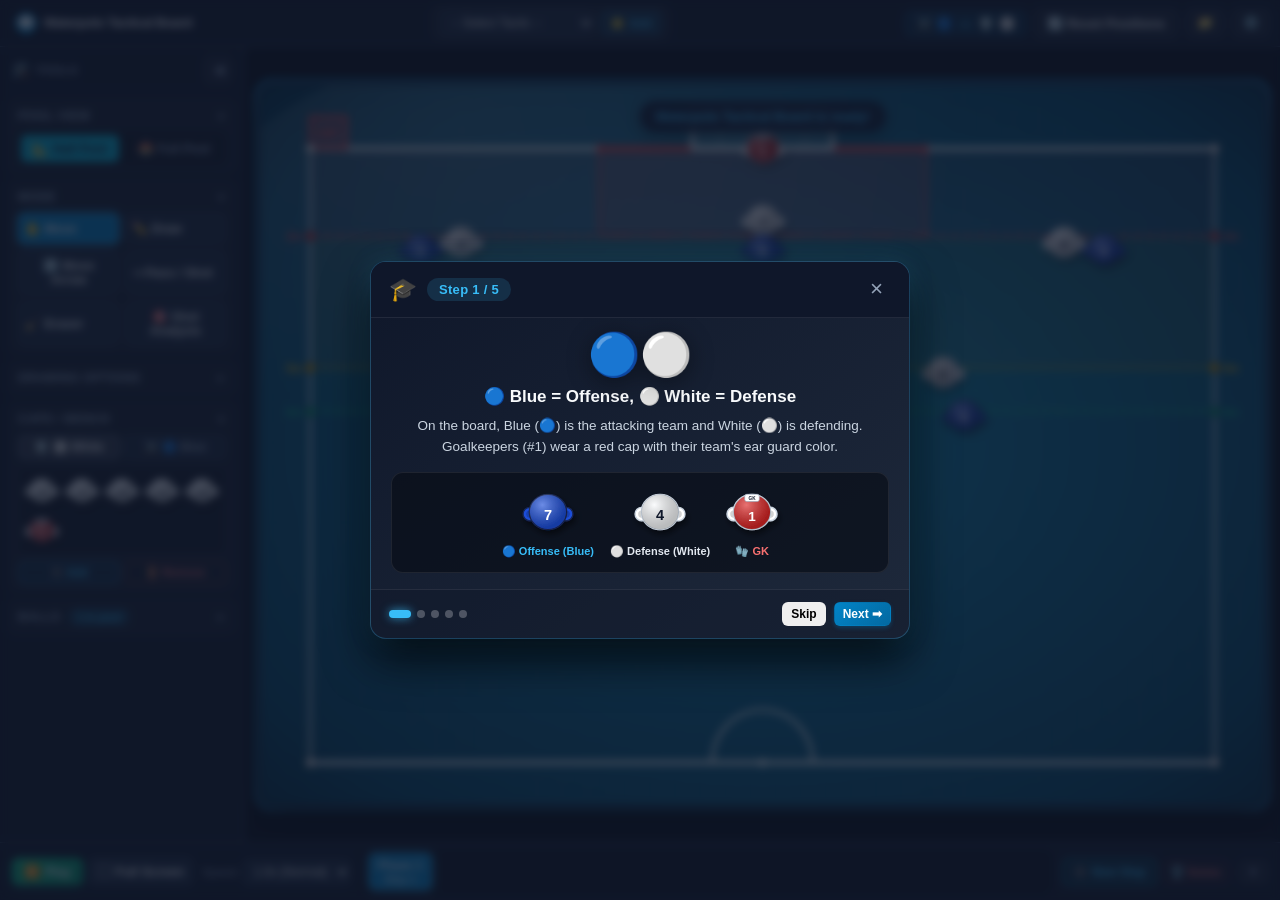
<file: index.html>
<!DOCTYPE html>
<html lang="el">
<head>
  <meta charset="UTF-8">
  <meta name="viewport" content="width=device-width, initial-scale=1.0, maximum-scale=1.0, user-scalable=no, viewport-fit=cover">
  <title>Waterpolo Tactical Board</title>
  <link rel="stylesheet" href="style.css">
  <link rel="manifest" href="manifest.json">
  <meta name="theme-color" content="#090d16">
  <meta name="mobile-web-app-capable" content="yes">
  <meta name="apple-mobile-web-app-capable" content="yes">
  <meta name="apple-mobile-web-app-status-bar-style" content="black-translucent">
  <meta name="apple-mobile-web-app-title" content="Waterpolo Tactical Board">
  <link rel="apple-touch-icon" sizes="192x192" href="icon-192.png">
  <link rel="apple-touch-icon" sizes="512x512" href="icon-512.png">
</head>
<body>
  <div class="app-container">
    <!-- Header / Top Bar -->
    <header class="top-bar">
      <!-- Left Branding -->
      <div class="top-bar-left">
        <div class="logo-area" id="aboutTrigger" role="button" tabindex="0" title="Ρυθμίσεις & Πληροφορίες" data-i18n-title="btn_settings">
          <div class="logo-icon">
            <img src="icon-192.png" alt="Logo" class="logo-img" />
          </div>
          <div class="logo-title-group">
            <h1 data-i18n="app_title">Πινακάκι Τακτικής Πόλο</h1>
            <span class="sub-logo" data-i18n="app_subtitle">Waterpolo Tactical Board</span>
          </div>
        </div>
      </div>

      <!-- Quick Preset & Custom Tactics -->
      <div class="presets-bar">
        <label data-i18n="preset_label">Έτοιμα Συστήματα:</label>
        <select id="presetSelect">
          <option value="" data-i18n="preset_select_default">-- Επιλέξτε Τακτική --</option>
          <optgroup id="customTacticsGroup" label="⭐ Οι Τακτικές μου (Custom)" data-i18n-label="group_custom" style="display: none;">
          </optgroup>
          <optgroup label="Επίθεση" data-i18n-label="group_attack">
            <option value="attack-6on5-33" data-i18n="tactic_6on5_33">Παίκτης Παραπάνω (6on5 - 3:3)</option>
            <option value="attack-6on5-42" data-i18n="tactic_6on5_42">Παίκτης Παραπάνω (6on5 - 4:2)</option>
            <option value="attack-even-set" data-i18n="tactic_even_set">Ίσα (Επίθεση με Φουνταριστό)</option>
          </optgroup>
          <optgroup label="Άμυνα" data-i18n-label="group_defense">
            <option value="defense-zone-m" data-i18n="tactic_zone_m">Ζώνη M-Drop</option>
            <option value="defense-press" data-i18n="tactic_press">Πιεστική Άμυνα (Pressing)</option>
            <option value="defense-mandown" data-i18n="tactic_mandown">Παίκτης Λιγότερο (Άμυνα 5)</option>
          </optgroup>
          <optgroup label="Αντεπίθεση" data-i18n-label="group_counter">
            <option value="counter-1on0" data-i18n="tactic_counter_1on0">Αντεπίθεση (1-on-0)</option>
            <option value="counter-2on1" data-i18n="tactic_counter_2on1">Αντεπίθεση (2-on-1)</option>
            <option value="counter-3on2" data-i18n="tactic_counter_3on2">Αντεπίθεση (3-on-2)</option>
            <option value="counter-4on3" data-i18n="tactic_counter_4on3">Αντεπίθεση (4-on-3)</option>
            <option value="counter-5on4" data-i18n="tactic_counter_5on4">Αντεπίθεση (5-on-4)</option>
            <option value="counter-6on5" data-i18n="tactic_counter_6on5">Αντεπίθεση (6-on-5)</option>
          </optgroup>
        </select>
        <button id="addCustomPresetBtn" class="btn-preset-action" title="Αποθήκευση της τρέχουσας τακτικής στη λίστα (Dropdown)" data-i18n-title="tooltip_add_custom_preset">
          ⭐ <span data-i18n="btn_add_to_list">Προσθήκη</span>
        </button>
        <button id="deleteCustomPresetBtn" class="btn-preset-action btn-preset-del hidden" title="Διαγραφή επιλεγμένης custom τακτικής από τη λίστα" data-i18n-title="tooltip_delete_custom_preset">
          🗑️
        </button>
      </div>

      <!-- Top Actions -->
      <div class="top-actions">
        <!-- Quick Teams Pill -->
        <button id="quickTeamsBtn" class="btn btn-outline btn-quick-teams" title="Ομάδες & Χρώματα Σκουφακιών" data-i18n-title="settings_teams_title">
          <span id="topBarTeamsPill">⚔️ 🔵 vs 🛡️ ⚪</span>
        </button>

        <button id="resetPositionsBtn" class="btn btn-outline" data-i18n="btn_reset" data-i18n-title="tooltip_reset_positions" title="Επαναφορά Παικτών στις Αρχικές Θέσεις">
          🔄 Αρχικές Θέσεις
        </button>

        <!-- Tactic File Management Button (Opens Modal) -->
        <button id="fileMenuBtn" class="btn btn-outline btn-icon-only" title="Αρχείο / Τακτικές" data-i18n-title="btn_file_menu" aria-label="Αρχείο">
          📁<span id="cloudStatusBadge" class="cloud-status-dot" title="Cloud Sync"></span>
        </button>

        <button id="settingsBtn" class="btn btn-outline btn-icon-only" title="Settings / Ρυθμίσεις" data-i18n-title="btn_settings" aria-label="Settings">
          ⚙️
        </button>
      </div>
    </header>

    <!-- Main Workspace -->
    <div class="main-content">
      
      <!-- Left Toolbar: Tools, Drawing, Views -->
      <aside class="sidebar-left" id="sidebarLeft">
        <!-- Sidebar Header -->
        <div class="sidebar-header-bar">
          <div class="sidebar-title-badge">
            <span class="badge-icon">🛠️</span>
            <span data-i18n="sidebar_tools_title">Εργαλεία</span>
          </div>
          <button id="closeSidebarBtn" class="btn-sidebar-close" title="Απόκρυψη Μενού" data-i18n-title="sidebar_close" aria-label="Close Sidebar">
            <span class="close-arrow">◀</span>
          </button>
        </div>

        <!-- View Toggle -->
        <div class="tool-section collapsible" id="secView">
          <div class="tool-section-header" role="button" tabindex="0">
            <h3 data-i18n="sec_view">Όψη Γηπέδου</h3>
            <span class="section-arrow">▼</span>
          </div>
          <div class="tool-section-body">
            <div class="btn-group-toggle">
              <button id="viewHalfBtn" class="btn-toggle active" data-view="half" data-i18n="view_half">
                <span class="icon">📐</span> Μισό Γήπεδο
              </button>
              <button id="viewFullBtn" class="btn-toggle" data-view="full" data-i18n="view_full">
                <span class="icon">🏟️</span> Ολόκληρο
              </button>
            </div>
          </div>
        </div>

        <!-- Mode Selection: Move Players vs Draw -->
        <div class="tool-section collapsible" id="secMode">
          <div class="tool-section-header" role="button" tabindex="0">
            <h3 data-i18n="sec_mode">Λειτουργία</h3>
            <span class="section-arrow">▼</span>
          </div>
          <div class="tool-section-body">
            <div class="mode-buttons">
              <button id="modeSelectBtn" class="mode-btn active" data-mode="select" data-i18n="mode_select">
                <span class="icon">✋</span> Μετακίνηση
              </button>
              <button id="modeDrawBtn" class="mode-btn" data-mode="draw" data-i18n="mode_draw">
                <span class="icon">✏️</span> Σχεδίαση
              </button>
              <button id="modeArrowBtn" class="mode-btn" data-mode="arrow" data-i18n="mode_arrow">
                <span class="icon">↗️</span> Κίνηση
              </button>
              <button id="modePassBtn" class="mode-btn" data-mode="pass" data-i18n="mode_pass">
                <span class="icon">⇢</span> Πάσα
              </button>
              <button id="modeEraserBtn" class="mode-btn" data-mode="eraser" data-i18n="mode_eraser">
                <span class="icon">🧹</span> Σβήστρα
              </button>
              <button id="modeAngleBtn" class="mode-btn" data-mode="angle" data-i18n="mode_angle">
                <span class="icon">🎯</span> Ανάλυση Σουτ
              </button>
            </div>
          </div>
        </div>

        <!-- Drawing Options -->
        <div class="tool-section collapsible drawing-options-panel collapsed" id="drawingOptions">
          <div class="tool-section-header" role="button" tabindex="0">
            <h3 data-i18n="sec_drawing">Επιλογές Σχεδίασης</h3>
            <span class="section-arrow">▼</span>
          </div>
          <div class="tool-section-body">
            <div class="color-palette">
              <button class="color-swatch active" style="background: #ffffff;" data-color="#ffffff" title="White"></button>
              <button class="color-swatch" style="background: #ffe600;" data-color="#ffe600" title="Yellow"></button>
              <button class="color-swatch" style="background: #ff3333;" data-color="#ff3333" title="Red"></button>
              <button class="color-swatch" style="background: #00e5ff;" data-color="#00e5ff" title="Cyan"></button>
              <button class="color-swatch" style="background: #000000;" data-color="#000000" title="Black"></button>
              <button class="color-swatch" style="background: #39ff14;" data-color="#39ff14" title="Neon Green"></button>
            </div>

            <div class="stroke-size-wrapper">
              <label><span data-i18n="label_stroke">Πάχος:</span> <span id="strokeSizeVal">4px</span></label>
              <input type="range" id="strokeSize" min="2" max="12" value="4">
            </div>

            <div class="draw-actions">
              <button id="undoDrawBtn" class="btn btn-sm btn-outline" data-i18n="btn_undo">↩️ Αναίρεση</button>
              <button id="clearDrawBtn" class="btn btn-sm btn-danger" data-i18n="btn_clear_draw">🗑️ Καθαρισμός Σχεδίων</button>
            </div>
          </div>
        </div>

        <!-- Roster Tray: Cap Management -->
        <div class="tool-section collapsible roster-section" id="secRoster">
          <div class="tool-section-header" role="button" tabindex="0">
            <h3 data-i18n="sec_roster">Σκουφάκια / Πάγκος</h3>
            <span class="section-arrow">▼</span>
          </div>
          <div class="tool-section-body">
            <div class="roster-tabs">
              <button id="tabTeamWhite" class="roster-tab active" data-i18n="tab_white">⚪ Λευκά</button>
              <button id="tabTeamBlue" class="roster-tab" data-i18n="tab_blue">🔵 Μπλε</button>
            </div>

            <div class="caps-tray" id="capsTray">
              <!-- Populated dynamically: reserve caps that are off the pool -->
            </div>
            <div class="caps-tray-actions">
              <button id="addCapBtn" class="btn btn-xs btn-outline-primary" data-i18n="btn_add_cap" title="Είσοδος επιλεγμένου σκουφιού στην πισίνα" data-i18n-title="tooltip_add_cap">➕ Add</button>
              <button id="removeCapBtn" class="btn btn-xs btn-outline-danger" data-i18n="btn_remove_cap" title="Έξοδος επιλεγμένου σκουφιού στον πάγκο" data-i18n-title="tooltip_remove_cap">🚪 Remove</button>
            </div>
          </div>
        </div>

        <!-- Balls Management Section -->
        <div class="tool-section collapsible balls-section collapsed" id="secBalls">
          <div class="tool-section-header" role="button" tabindex="0">
            <div class="balls-section-header-title">
              <h3 data-i18n="sec_balls">Μπάλες</h3>
              <span id="ballsCountBadge" class="balls-count-badge">1 στο νερό</span>
            </div>
            <span class="section-arrow">▼</span>
          </div>
          <div class="tool-section-body">
            <div class="balls-palette-row">
              <button class="btn-ball-toggle active" data-ball-color="yellow" title="Κίτρινη Μπάλα" data-i18n-title="ball_yellow">
                <span class="ball-swatch-emoji">🟡</span>
                <span class="ball-swatch-name" data-i18n="ball_yellow">Κίτρινη</span>
              </button>
              <button class="btn-ball-toggle" data-ball-color="orange" title="Πορτοκαλί Μπάλα" data-i18n-title="ball_orange">
                <span class="ball-swatch-emoji">🟠</span>
                <span class="ball-swatch-name" data-i18n="ball_orange">Πορτοκαλί</span>
              </button>
              <button class="btn-ball-toggle" data-ball-color="green" title="Πράσινη Μπάλα" data-i18n-title="ball_green">
                <span class="ball-swatch-emoji">🟢</span>
                <span class="ball-swatch-name" data-i18n="ball_green">Πράσινη</span>
              </button>
              <button class="btn-ball-toggle" data-ball-color="blue" title="Μπλε Μπάλα" data-i18n-title="ball_blue">
                <span class="ball-swatch-emoji">🔵</span>
                <span class="ball-swatch-name" data-i18n="ball_blue">Μπλε</span>
              </button>
              <button class="btn-ball-toggle" data-ball-color="pink" title="Ροζ Μπάλα" data-i18n-title="ball_pink">
                <span class="ball-swatch-emoji">🟣</span>
                <span class="ball-swatch-name" data-i18n="ball_pink">Ροζ</span>
              </button>
            </div>
          </div>
        </div>
      </aside>

      <!-- Center: Tactical Pool Board & Animation Timeline -->
      <main class="board-area">
        
        <!-- Floating Toggle Tab to reopen sidebar when collapsed -->
        <button id="floatingOpenSidebarBtn" class="floating-sidebar-tab" title="Εμφάνιση Μενού" data-i18n-title="sidebar_open" aria-label="Open Sidebar">
          <span class="floating-arrow">▶</span>
          <span class="floating-label" data-i18n="sidebar_tools_title">Εργαλεία</span>
        </button>

        <!-- Floating Toggle Tab to reopen bottom animation bar when collapsed -->
        <button id="floatingOpenBottomBtn" class="floating-bottom-tab" title="Εμφάνιση Μπάρας Κίνησης" data-i18n-title="bottom_bar_open" aria-label="Open Bottom Bar">
          <span class="floating-arrow">▲</span>
          <span class="floating-label" data-i18n="bottom_bar_title">Φάσεις / Κίνηση</span>
        </button>

        <!-- Interactive Pool Container -->
        <div class="pool-wrapper" id="poolWrapper">
          <div class="pool-board" id="poolBoard">
            <!-- Pool SVG Pitch (Background + lines) -->
            <svg id="poolPitchSvg" class="pool-pitch" viewBox="0 0 1000 700" preserveAspectRatio="none">
              <!-- Water defs & filters for realism -->
              <defs>
                <!-- Realistic Water Gradient (Deep Blue) -->
                <radialGradient id="waterGlow" cx="50%" cy="50%" r="70%">
                  <stop offset="0%" stop-color="#1496bb" />
                  <stop offset="45%" stop-color="#0a698c" />
                  <stop offset="85%" stop-color="#064866" />
                  <stop offset="100%" stop-color="#043247" />
                </radialGradient>

                <!-- Olympic Turquoise / Aqua Water Gradient -->
                <radialGradient id="waterGlowAqua" cx="50%" cy="50%" r="70%">
                  <stop offset="0%" stop-color="#06b6d4" />
                  <stop offset="45%" stop-color="#0891b2" />
                  <stop offset="85%" stop-color="#0e7490" />
                  <stop offset="100%" stop-color="#164e63" />
                </radialGradient>

                <!-- Pool Tile Grid Pattern -->
                <pattern id="poolTiles" width="25" height="25" patternUnits="userSpaceOnUse">
                  <path d="M 25 0 L 0 0 0 25" fill="none" stroke="rgba(255,255,255,0.04)" stroke-width="1"/>
                </pattern>

                <!-- Water Caustic shimmer overlay -->
                <radialGradient id="caustic" cx="30%" cy="20%" r="50%">
                  <stop offset="0%" stop-color="rgba(255,255,255,0.15)" />
                  <stop offset="100%" stop-color="rgba(255,255,255,0)" />
                </radialGradient>

                <!-- Cap drop shadow -->
                <filter id="capShadow" x="-20%" y="-20%" width="140%" height="140%">
                  <feDropShadow dx="2" dy="4" stdDeviation="3" flood-color="#000" flood-opacity="0.5"/>
                </filter>
                <filter id="ballShadow" x="-30%" y="-30%" width="160%" height="160%">
                  <feDropShadow dx="1" dy="3" stdDeviation="2.5" flood-color="#000" flood-opacity="0.6"/>
                </filter>
              </defs>

              <!-- Dynamic Field SVG will be rendered by JS based on View (Half vs Full) -->
              <g id="svgPitchContent"></g>
            </svg>

            <!-- Shooting Angle & Blocks SVG Overlay Layer -->
            <svg id="shootingAngleSvg" class="shooting-angle-layer" viewBox="0 0 1000 680" preserveAspectRatio="none"></svg>

            <!-- Drawing Canvas Layer -->
            <canvas id="drawingCanvas" class="drawing-layer"></canvas>

            <!-- Dynamic Tokens Layer (Players & Ball) -->
            <div id="tokensLayer" class="tokens-layer"></div>

            <!-- Floating Shooting Analysis HUD Widget -->
            <div id="shootingAnalysisHud" class="shooting-analysis-hud hidden">
              <div class="angle-hud-header" id="angleHudHeader">
                <div class="angle-hud-title">
                  <span class="angle-hud-badge">🎯</span>
                  <span class="angle-hud-title-text" data-i18n="angle_hud_title">Ανάλυση Σουτ</span>
                  <span id="angleHudMiniSummary" class="angle-hud-mini-summary"></span>
                </div>
                <div class="angle-hud-controls">
                  <button type="button" id="minimizeAngleHudBtn" class="angle-hud-btn" title="Ελαχιστοποίηση" aria-label="Minimize">—</button>
                  <button type="button" id="closeAngleHudBtn" class="angle-hud-btn" title="Κλείσιμο" data-i18n-title="bottom_bar_close" aria-label="Close">&times;</button>
                </div>
              </div>
              <div class="angle-hud-content" id="angleHudContent">
                <div class="angle-hud-stats">
                  <div class="angle-stat-item">
                    <span class="angle-stat-label" data-i18n="angle_shooter">Σουτέρ:</span>
                    <strong id="angleShooterName" class="angle-stat-val angle-val-shooter">#7 Μπλε</strong>
                  </div>
                  <div class="angle-stat-item">
                    <span class="angle-stat-label" data-i18n="angle_blocker">Μπλοκ:</span>
                    <strong id="angleBlockerName" class="angle-stat-val angle-val-covered">#4 Λευκό</strong>
                  </div>
                  <div class="angle-stat-item">
                    <span class="angle-stat-label" data-i18n="angle_dist">Απόσταση:</span>
                    <strong id="angleDistanceVal" class="angle-stat-val">6.4m</strong>
                  </div>
                  <div class="angle-stat-item">
                    <span class="angle-stat-label" data-i18n="angle_open">Ελεύθερη:</span>
                    <strong id="angleOpenVal" class="angle-stat-val angle-val-open">65%</strong>
                  </div>
                </div>
                <div id="angleRuleBadge" class="angle-rule-badge">
                  ✅ Επιτρέπεται Άμεσο Σουτ (>6μ)
                </div>
              </div>
            </div>

            <!-- Toast / Notification overlay -->
            <div id="boardToast" class="board-toast"></div>

            <!-- Floating Exit Full Screen button (shown in Full Screen Mode) -->
            <button id="exitFullscreenOverlayBtn" class="btn-exit-fullscreen-floating hidden" title="Έξοδος από Πλήρη Οθόνη (Esc)" data-i18n-title="btn_exit_fullscreen">
              <span>🗗</span> <span data-i18n="btn_exit_fullscreen">Έξοδος Full Screen</span>
            </button>
          </div>
        </div>

      </main>

    </div>

    <!-- Bottom: Animation Timeline & Controls (Full screen width) -->
    <section class="animation-bar">
      <div class="anim-playback-controls">
        <button id="playBtn" class="btn-anim" title="Αναπαραγωγή" data-i18n-title="play_btn">
          <span id="playIcon">▶️</span> <span id="playText">Play</span>
        </button>
        <button id="fullscreenBtn" class="btn-anim-sm btn-fullscreen-toggle" title="Πλήρης Οθόνη (Full Screen)" data-i18n-title="btn_fullscreen">
          <span id="fullscreenIcon">⛶</span> <span id="fullscreenText" data-i18n="btn_fullscreen">Full Screen</span>
        </button>
        
        <div class="anim-speed">
          <label data-i18n="label_speed">Ταχύτητα:</label>
          <select id="animSpeedSelect">
            <option value="0.5" data-i18n="speed_slow">0.5x (Αργό)</option>
            <option value="1" selected data-i18n="speed_normal">1.0x (Κανονικό)</option>
            <option value="1.5" data-i18n="speed_fast">1.5x (Γρήγορο)</option>
            <option value="2">2.0x</option>
          </select>
        </div>
      </div>

      <!-- Frames Timeline (Scrollable for unlimited phases) -->
      <div class="timeline-container" id="timelineContainer">
        <div class="timeline-frames" id="timelineFrames">
          <!-- Frame items will be rendered here -->
        </div>
      </div>

      <!-- Frame Actions (Always fixed & visible, never pushed off-screen!) -->
      <div class="frame-actions">
        <button id="addFrameBtn" class="btn-add-frame" data-i18n="btn_add_frame">
          ➕ Νέα Φάση
        </button>
        <button id="deleteFrameBtn" class="btn btn-xs btn-outline-danger" data-i18n="btn_delete">
          🗑️ Διαγραφή
        </button>
        <button id="closeBottomBarBtn" class="btn btn-xs btn-outline btn-bottom-close" title="Απόκρυψη Μπάρας Κίνησης" data-i18n-title="bottom_bar_close" aria-label="Close Bottom Bar">
          <span class="close-arrow">▼</span>
        </button>
      </div>
    </section>
  </div>

  <!-- File & Tactics Management Modal -->
  <div id="fileModal" class="modal-overlay hidden" role="dialog" aria-modal="true">
    <div class="modal-card file-modal-card">
      <div class="modal-header">
        <div class="modal-header-title">
          <span class="modal-emoji">📁</span>
          <h2 data-i18n="file_modal_title">Διαχείριση Τακτικής</h2>
        </div>
        <button id="closeFileModalBtn" class="modal-close-btn" aria-label="Close">&times;</button>
      </div>
      <div class="modal-body file-modal-body">
        <!-- Cloud Backup & Sync Section -->
        <div class="cloud-sync-card" id="cloudSyncCard">
          <div class="cloud-sync-guest" id="cloudSyncGuest">
            <div class="cloud-sync-info">
              <span class="cloud-icon">☁️</span>
              <div class="cloud-text">
                <strong data-i18n="cloud_backup_title">Cloud Backup & Συγχρονισμός</strong>
                <small data-i18n="cloud_backup_sub">Συνδεθείτε για αυτόματο backup των τακτικών σας</small>
              </div>
            </div>
            <div class="cloud-auth-form">
              <input type="email" id="cloudEmailInput" class="cloud-input" placeholder="Email (π.χ. coach@waterpolo.gr)" data-i18n-placeholder="cloud_email_placeholder" autocomplete="email" />
              <input type="password" id="cloudPasswordInput" class="cloud-input" placeholder="Κωδικός (τουλάχιστον 6 χαρακτήρες)" data-i18n-placeholder="cloud_password_placeholder" autocomplete="current-password" />
              <div class="cloud-form-actions">
                <button type="button" id="cloudSignInBtn" class="btn-cloud-primary">
                  🔑 <span data-i18n="btn_login">Σύνδεση</span>
                </button>
                <button type="button" id="cloudSignUpBtn" class="btn-cloud-secondary">
                  ✨ <span data-i18n="btn_signup">Εγγραφή</span>
                </button>
              </div>
              <button type="button" id="cloudForgotPassBtn" class="btn-cloud-forgot">
                <span data-i18n="btn_forgot_password">Ξεχάσατε τον κωδικό;</span>
              </button>
            </div>
          </div>
          <div class="cloud-sync-user hidden" id="cloudSyncUser">
            <div class="cloud-user-details">
              <div class="cloud-user-icon">👤</div>
              <div class="cloud-user-text">
                <strong id="cloudUserName">Προπονητής</strong>
                <small id="cloudUserEmail" class="cloud-user-email"></small>
                <div class="cloud-status-row">
                  <span class="cloud-badge">🟢 <span data-i18n="cloud_active">Cloud Ενεργό</span></span>
                  <span id="cloudSyncStatusText" class="cloud-sync-status-text" data-i18n="cloud_all_synced">Όλες οι τακτικές συγχρονίστηκαν</span>
                </div>
              </div>
            </div>
            <div class="cloud-user-actions">
              <button id="cloudManualSyncBtn" class="btn-sync-action" type="button" title="Συγχρονισμός τώρα" data-i18n-title="btn_sync_now">
                🔄 <span data-i18n="btn_sync_now">Συγχρονισμός</span>
              </button>
              <button id="googleSignOutBtn" class="btn-signout-action" type="button" title="Αποσύνδεση" data-i18n-title="btn_signout">
                <span data-i18n="btn_signout">Έξοδος</span>
              </button>
            </div>
          </div>
        </div>

        <div class="modal-section-divider"></div>

        <button id="saveTacticBtn" class="modal-action-card">
          <span class="modal-action-icon">💾</span>
          <div class="modal-action-info">
            <strong data-i18n="btn_save">Αποθήκευση Τακτικής</strong>
            <small data-i18n="sub_save_tactic">Αποθήκευση στη συσκευή (.json)</small>
          </div>
        </button>
        <button id="loadTacticBtn" class="modal-action-card">
          <span class="modal-action-icon">📂</span>
          <div class="modal-action-info">
            <strong data-i18n="btn_load">Φόρτωση Τακτικής</strong>
            <small data-i18n="sub_load_tactic">Άνοιγμα αρχείου τακτικής</small>
          </div>
        </button>
        <button id="shareTacticBtn" class="modal-action-card modal-action-card-highlight">
          <span class="modal-action-icon">📤</span>
          <div class="modal-action-info">
            <strong data-i18n="btn_share">Κοινοποίηση Τακτικής</strong>
            <small data-i18n="sub_share_tactic">Αποστολή σε Viber, WhatsApp, Gmail κ.α.</small>
          </div>
        </button>
      </div>
    </div>
  </div>

  <!-- Settings & About Modal -->
  <div id="settingsModal" class="modal-overlay hidden" role="dialog" aria-modal="true">
    <div class="modal-card settings-modal-card">
      <div class="modal-header">
        <div class="modal-header-title">
          <span class="modal-emoji">⚙️</span>
          <h2 data-i18n="settings_title">Ρυθμίσεις & Πληροφορίες</h2>
        </div>
        <button id="closeSettingsModalBtn" class="modal-close-btn" aria-label="Close">&times;</button>
      </div>
      <div class="modal-body settings-modal-body">
        
        <!-- SECTION 0: Language Selection -->
        <div class="settings-section">
          <div class="settings-section-title">
            <span data-i18n="settings_tab_lang">🌐 Γλώσσα Εφαρμογής</span>
          </div>
          <div class="settings-row">
            <div class="settings-row-label">
              <span data-i18n="settings_lang_label">Επιλογή Γλώσσας</span>
              <span class="settings-row-desc" data-i18n="settings_lang_desc">Γλώσσα προβολής για το μενού και τις ρυθμίσεις</span>
            </div>
            <div class="lang-selector-wrapper">
              <span class="lang-icon">🌐</span>
              <select id="langSelect" class="lang-select">
                <option value="en">🇬🇧 English</option>
                <option value="el">🇬🇷 Ελληνικά</option>
                <option value="hu">🇭🇺 Magyar</option>
                <option value="sr">🇷🇸 Srpski</option>
                <option value="me">🇲🇪 Crnogorski</option>
                <option value="de">🇩🇪 Deutsch</option>
                <option value="tr">🇹🇷 Türkçe</option>
                <option value="zh">🇨🇳 中文</option>
              </select>
            </div>
          </div>
        </div>

        <!-- SECTION: Teams & Cap Colors (Επίθεση & Άμυνα) -->
        <div class="settings-section">
          <div class="settings-section-title">
            <span data-i18n="settings_teams_title">🤽 Ομάδες & Χρώματα Σκουφακιών</span>
          </div>
          
          <!-- Attack Team Row -->
          <div class="settings-row">
            <div class="settings-row-label">
              <span data-i18n="settings_team_attack_label">⚔️ Ομάδα Επίθεσης</span>
              <span class="settings-row-desc" data-i18n="settings_team_attack_desc">Χρώμα σκουφακιού για τους επιθετικούς & σουτέρ</span>
            </div>
            <div class="team-color-picker-group">
              <div id="attackCapPreview" class="team-cap-mini-preview" title="Επίθεση"></div>
              <div class="team-color-swatches" id="attackColorSwatches">
                <button type="button" class="team-color-swatch swatch-white" data-color="white" title="Άσπρο" data-i18n-title="color_white"></button>
                <button type="button" class="team-color-swatch swatch-blue active" data-color="blue" title="Μπλε" data-i18n-title="color_blue"></button>
                <button type="button" class="team-color-swatch swatch-green" data-color="green" title="Πράσινο" data-i18n-title="color_green"></button>
                <button type="button" class="team-color-swatch swatch-red" data-color="red" title="Κόκκινο" data-i18n-title="color_red"></button>
                <button type="button" class="team-color-swatch swatch-yellow" data-color="yellow" title="Κίτρινο" data-i18n-title="color_yellow"></button>
                <button type="button" class="team-color-swatch swatch-black" data-color="black" title="Μαύρο" data-i18n-title="color_black"></button>
              </div>
            </div>
          </div>

          <!-- Defense Team Row -->
          <div class="settings-row">
            <div class="settings-row-label">
              <span data-i18n="settings_team_defense_label">🛡️ Ομάδα Άμυνας</span>
              <span class="settings-row-desc" data-i18n="settings_team_defense_desc">Χρώμα σκουφακιού για τους αμυντικούς & μπλοκ</span>
            </div>
            <div class="team-color-picker-group">
              <div id="defenseCapPreview" class="team-cap-mini-preview" title="Άμυνα"></div>
              <div class="team-color-swatches" id="defenseColorSwatches">
                <button type="button" class="team-color-swatch swatch-white active" data-color="white" title="Άσπρο" data-i18n-title="color_white"></button>
                <button type="button" class="team-color-swatch swatch-blue" data-color="blue" title="Μπλε" data-i18n-title="color_blue"></button>
                <button type="button" class="team-color-swatch swatch-green" data-color="green" title="Πράσινο" data-i18n-title="color_green"></button>
                <button type="button" class="team-color-swatch swatch-red" data-color="red" title="Κόκκινο" data-i18n-title="color_red"></button>
                <button type="button" class="team-color-swatch swatch-yellow" data-color="yellow" title="Κίτρινο" data-i18n-title="color_yellow"></button>
                <button type="button" class="team-color-swatch swatch-black" data-color="black" title="Μαύρο" data-i18n-title="color_black"></button>
              </div>
            </div>
          </div>

          <!-- Swap Roles Button -->
          <div class="settings-row">
            <div class="settings-row-label">
              <span data-i18n="settings_swap_teams_label">🔄 Αντιστροφή Ρόλων</span>
              <span class="settings-row-desc" data-i18n="settings_swap_teams_desc">Εναλλαγή επίθεσης και άμυνας με ένα πάτημα</span>
            </div>
            <button type="button" id="swapTeamsBtn" class="btn btn-outline btn-sm">
              <span>🔄</span> <span data-i18n="btn_swap_teams">Αντιστροφή</span>
            </button>
          </div>
        </div>

        <!-- SECTION 1: Theme & Display -->
        <div class="settings-section">
          <div class="settings-section-title">
            <span data-i18n="settings_tab_theme">🎨 Εμφάνιση & Θέμα</span>
          </div>
          
          <!-- Theme Dark / Light -->
          <div class="settings-row">
            <div class="settings-row-label">
              <span data-i18n="settings_theme_label">Λειτουργία Εμφάνισης</span>
              <span class="settings-row-desc" data-i18n="settings_theme_desc">Σκούρο (γήπεδο/νύχτα) ή Ανοιχτό (ήλιος)</span>
            </div>
            <div class="segmented-control">
              <button type="button" id="themeDarkBtn" class="segmented-btn active" data-theme="dark" data-i18n="settings_theme_dark">🌙 Σκούρο</button>
              <button type="button" id="themeLightBtn" class="segmented-btn" data-theme="light" data-i18n="settings_theme_light">☀️ Ανοιχτό</button>
            </div>
          </div>

          <!-- Cap & Ball Size -->
          <div class="settings-row">
            <div class="settings-row-label">
              <span data-i18n="settings_cap_size_label">Μέγεθος Παικτών</span>
              <span class="settings-row-desc" data-i18n="settings_cap_size_desc">Προσαρμογή μεγέθους για οθόνες αφής</span>
            </div>
            <div class="segmented-control">
              <button type="button" id="capSizeNormalBtn" class="segmented-btn active" data-size="normal" data-i18n="settings_size_normal">Κανονικό</button>
              <button type="button" id="capSizeLargeBtn" class="segmented-btn" data-size="large" data-i18n="settings_size_large">Μεγάλο (+20%)</button>
            </div>
          </div>

          <!-- Water Tint -->
          <div class="settings-row">
            <div class="settings-row-label">
              <span data-i18n="settings_water_label">Απόχρωση Νερού</span>
              <span class="settings-row-desc" data-i18n="settings_water_desc">Επιλογή χρώματος πισίνας</span>
            </div>
            <div class="segmented-control">
              <button type="button" id="waterDeepBtn" class="segmented-btn active" data-water="deep" data-i18n="settings_water_deep">🌊 Βαθύ Μπλε</button>
              <button type="button" id="waterAquaBtn" class="segmented-btn" data-water="aqua" data-i18n="settings_water_aqua">💎 Τυρκουάζ</button>
            </div>
          </div>
        </div>

        <!-- SECTION 2: Pitch Markings & Rules -->
        <div class="settings-section">
          <div class="settings-section-title">
            <span data-i18n="settings_tab_pitch">📐 Σημάνσεις & Κανονισμοί</span>
          </div>

          <!-- 2m Offside Area Toggle -->
          <div class="settings-row">
            <div class="settings-row-label">
              <span data-i18n="settings_show_2m_box">2m Offside Area (Goal Area)</span>
              <span class="settings-row-desc" data-i18n="settings_2m_box_desc">Ορθογώνια περιοχή οφσάιντ 2 μέτρων</span>
            </div>
            <label class="switch">
              <input type="checkbox" id="toggle2mBox" checked>
              <span class="switch-slider"></span>
            </label>
          </div>

          <!-- 5m & 6m Lines Toggle -->
          <div class="settings-row">
            <div class="settings-row-label">
              <span data-i18n="settings_show_5m6m">Γραμμές 5μ & 6μ (Πέναλτι/Σουτ)</span>
              <span class="settings-row-desc" data-i18n="settings_5m6m_desc">Κίτρινη (5μ) & Πράσινη (6μ) γραμμή</span>
            </div>
            <label class="switch">
              <input type="checkbox" id="toggle5m6m" checked>
              <span class="switch-slider"></span>
            </label>
          </div>
        </div>

        <!-- SECTION 3: Audio & Haptics -->
        <div class="settings-section">
          <div class="settings-section-title">
            <span data-i18n="settings_tab_audio">🔔 Ήχοι & Ανάδραση</span>
          </div>

          <!-- Whistle Sound -->
          <div class="settings-row">
            <div class="settings-row-label">
              <span data-i18n="settings_whistle">Σφυρίχτρα Διαιτητή στο Play</span>
              <span class="settings-row-desc" data-i18n="settings_whistle_desc">Ήχος σφυρίχτρας κατά την έναρξη της φάσης</span>
            </div>
            <label class="switch">
              <input type="checkbox" id="toggleWhistle" checked>
              <span class="switch-slider"></span>
            </label>
          </div>

          <!-- Haptics -->
          <div class="settings-row">
            <div class="settings-row-label">
              <span data-i18n="settings_haptics">Δόνηση Αφής (Touch Screens)</span>
              <span class="settings-row-desc" data-i18n="settings_haptics_desc">Ελαφριά δόνηση σε κινητά & tablets</span>
            </div>
            <label class="switch">
              <input type="checkbox" id="toggleHaptics" checked>
              <span class="switch-slider"></span>
            </label>
          </div>
        </div>

        <!-- SECTION 4: Interactive Guide & Tutorial -->
        <div class="settings-section">
          <div class="settings-section-title">
            <span data-i18n="settings_tab_help">🎓 Βοήθεια & Οδηγός</span>
          </div>
          <div class="settings-row">
            <div class="settings-row-label">
              <span data-i18n="settings_tutorial_label">Οδηγός Χρήσης (Tutorial)</span>
              <span class="settings-row-desc" data-i18n="settings_tutorial_desc">Επανάληψη του διαδραστικού οδηγού 5 βημάτων</span>
            </div>
            <button type="button" id="replayTutorialBtn" class="btn btn-primary btn-sm">
              <span class="btn-icon">🎓</span> <span data-i18n="btn_replay_tutorial">Προβολή Οδηγού</span>
            </button>
          </div>
        </div>

        <!-- SECTION 5: About & Creator -->
        <div class="settings-section">
          <div class="settings-section-title">
            <span data-i18n="settings_tab_about">ℹ️ Σχετικά με την Εφαρμογή</span>
          </div>
          <div class="about-hero">
            <div class="about-app-title">Waterpolo Tactical Board</div>
            <div class="about-version-chip">
              <span class="chip-label" data-i18n="about_version_label">Έκδοση</span>: <strong>v1.0.5 (Release)</strong>
            </div>
          </div>
          <div class="about-contact-card" style="margin-top: 10px;">
            <div class="contact-avatar">✉️</div>
            <div class="contact-info">
              <span class="contact-title" data-i18n="about_contact_label">Επικοινωνία & Υποστήριξη</span>
              <a href="mailto:georgekoutoufas@outlook.com" class="contact-email">georgekoutoufas@outlook.com</a>
            </div>
          </div>
          <p class="about-desc-text" data-i18n="about_desc" style="margin-top: 8px;">
            Επαγγελματικό τακτικό πινακάκι υδατοσφαίρισης για προπονητές και παίκτες. Σχεδιασμός συστημάτων, κινούμενες φάσεις, αποθήκευση τακτικών και λειτουργία σε Windows, Android, macOS και iOS.
          </p>
          <div class="about-tech-list" style="margin-top: 8px;">
            <div class="tech-item">📱 <strong>Android APK:</strong> WaterPoloBoard-v1.0.5.apk</div>
            <div class="tech-item">💻 <strong>Windows App:</strong> WaterPoloBoard-v1.0.5.exe</div>
            <div class="tech-item">🍎 <strong>macOS & iOS:</strong> WaterPoloBoard-v1.0.5 (.app / .ipa)</div>
          </div>
        </div>

      </div>
      <div class="modal-footer">
        <button id="okSettingsModalBtn" class="btn btn-primary" style="min-width: 110px;">OK</button>
      </div>
    </div>
  </div>

  <!-- Interactive Onboarding & Tutorial Modal -->
  <div id="tutorialModal" class="modal-overlay hidden" role="dialog" aria-modal="true">
    <div class="modal-card tutorial-modal-card">
      <div class="modal-header tutorial-card-header">
        <div class="modal-header-title">
          <span class="modal-emoji">🎓</span>
          <span class="tutorial-step-indicator" id="tutorialStepIndicator">Βήμα 1 / 5</span>
        </div>
        <button id="closeTutorialBtn" class="modal-close-btn" aria-label="Close">&times;</button>
      </div>

      <div class="tutorial-card-body">
        <div class="tutorial-hero-icon" id="tutorialHeroIcon">🤽‍♂️</div>
        <h3 class="tutorial-step-title" id="tutorialStepTitle"></h3>
        <p class="tutorial-step-desc" id="tutorialStepDesc"></p>
        <div class="tutorial-visual-card" id="tutorialVisualCard"></div>
      </div>

      <div class="tutorial-card-footer">
        <div class="tutorial-dots" id="tutorialDots">
          <span class="tutorial-dot active"></span>
          <span class="tutorial-dot"></span>
          <span class="tutorial-dot"></span>
          <span class="tutorial-dot"></span>
          <span class="tutorial-dot"></span>
        </div>
        <div class="tutorial-actions">
          <button type="button" id="tutorialPrevBtn" class="btn btn-secondary btn-sm" style="display: none;">⬅ Προηγούμενο</button>
          <button type="button" id="tutorialSkipBtn" class="btn btn-ghost btn-sm">Παράλειψη</button>
          <button type="button" id="tutorialNextBtn" class="btn btn-primary btn-sm">Επόμενο ➡</button>
        </div>
      </div>
    </div>
  </div>

  <!-- iOS Home Screen App Install Guide Modal (Auto-shown on iPhone/iPad Safari when not yet installed) -->
  <div id="iosInstallModal" class="modal-overlay hidden" role="dialog" aria-modal="true">
    <div class="modal-card">
      <div class="modal-header">
        <div class="modal-header-title">
          <span class="modal-emoji">📲</span>
          <h2 data-i18n="ios_modal_title">Εγκατάσταση σε iPhone / iPad</h2>
        </div>
        <button id="closeIosModalBtn" class="modal-close-btn" aria-label="Close">&times;</button>
      </div>
      <div class="modal-body">
        <p class="about-desc-text" data-i18n="ios_modal_subtitle" style="color: #e2e8f0; font-size: 0.9rem;">
          Για να εγκαταστήσετε το <strong>Πινακάκι Τακτικής Πόλο</strong> ως αυτόνομη εφαρμογή σε Πλήρη Οθόνη (και Offline) στη συσκευή σας Apple:
        </p>
        <div class="about-tech-list" style="gap: 10px; font-size: 0.85rem; color: #f8fafc;">
          <div class="tech-item" data-i18n="ios_step1">1️⃣ Πατήστε το κουμπί <strong>Κοινοποίηση (Share ⬆️)</strong> στη μπάρα του Safari.</div>
          <div class="tech-item" data-i18n="ios_step2">2️⃣ Σύρετε προς τα κάτω και πατήστε <strong>«Προσθήκη στην Οθόνη Αφετηρίας» (Add to Home Screen ➕)</strong>.</div>
          <div class="tech-item" data-i18n="ios_step3">3️⃣ Πατήστε <strong>«Προσθήκη» (Add)</strong> πάνω δεξιά και ανοίξτε την εφαρμογή από το νέο εικονίδιο στην οθόνη σας!</div>
        </div>
      </div>
      <div class="modal-footer">
        <button id="okIosModalBtn" class="btn btn-primary" style="min-width: 130px;" data-i18n="ios_btn_ok">Κατάλαβα</button>
      </div>
    </div>
  </div>

  <!-- Portrait Orientation Blocker (Displays when phone is held vertically) -->
  <div id="portraitBlocker" class="portrait-blocker" role="alert" aria-live="assertive">
    <div class="portrait-blocker-content">
      <div class="rotate-phone-icon">
        <svg viewBox="0 0 80 80" width="68" height="68" fill="none" stroke="currentColor">
          <rect x="22" y="10" width="36" height="60" rx="7" stroke="#06b6d4" stroke-width="3" fill="rgba(6, 182, 212, 0.12)" />
          <circle cx="40" cy="62" r="3" fill="#06b6d4" />
          <path d="M57 20 C66 26, 70 38, 62 53" stroke="#f59e0b" stroke-width="3" stroke-linecap="round" stroke-dasharray="4,4" />
          <polyline points="55,54 63,55 63,47" stroke="#f59e0b" stroke-width="3" stroke-linecap="round" stroke-linejoin="round" />
        </svg>
      </div>
      <h2 data-i18n="rotate_title">Γυρίστε τη συσκευή οριζόντια</h2>
      <p class="rotate-subtitle" data-i18n="rotate_desc">Το Τακτικό Πινακάκι λειτουργεί αποκλειστικά σε οριζόντια προβολή (Landscape).</p>
      <div class="rotate-ios-tip">
        <span class="tip-badge" data-i18n="rotate_tip_badge">💡 Συμβουλή:</span>
        <span data-i18n="rotate_hint">Αν δεν γυρίζει αυτόματα, βεβαιωθείτε ότι είναι ενεργοποιημένη η <strong>Αυτόματη Περιστροφή</strong> από τον πίνακα γρήγορων ρυθμίσεων της συσκευής σας.</span>
      </div>
    </div>
  </div>

  <!-- Hidden File Input for loading tactics (.json files) -->
  <input type="file" id="tacticFileInput" accept=".json,application/json" style="display: none;">

  <!-- Firebase SDK (Offline Local Bundle) -->
  <script src="firebase-app.js"></script>
  <script src="firebase-auth.js"></script>
  <script src="firebase-firestore.js"></script>
  <script src="firebase-sync.js"></script>

  <!-- Translations & App Scripts -->
  <script src="translations.js"></script>
  <script src="app.js"></script>
  <script>
    if ('serviceWorker' in navigator && location.protocol.startsWith('http')) {
      window.addEventListener('load', () => {
        navigator.serviceWorker.register('./sw.js').catch(err => console.log('SW registration:', err));
      });
    }
  </script>
</body>
</html>
</file>
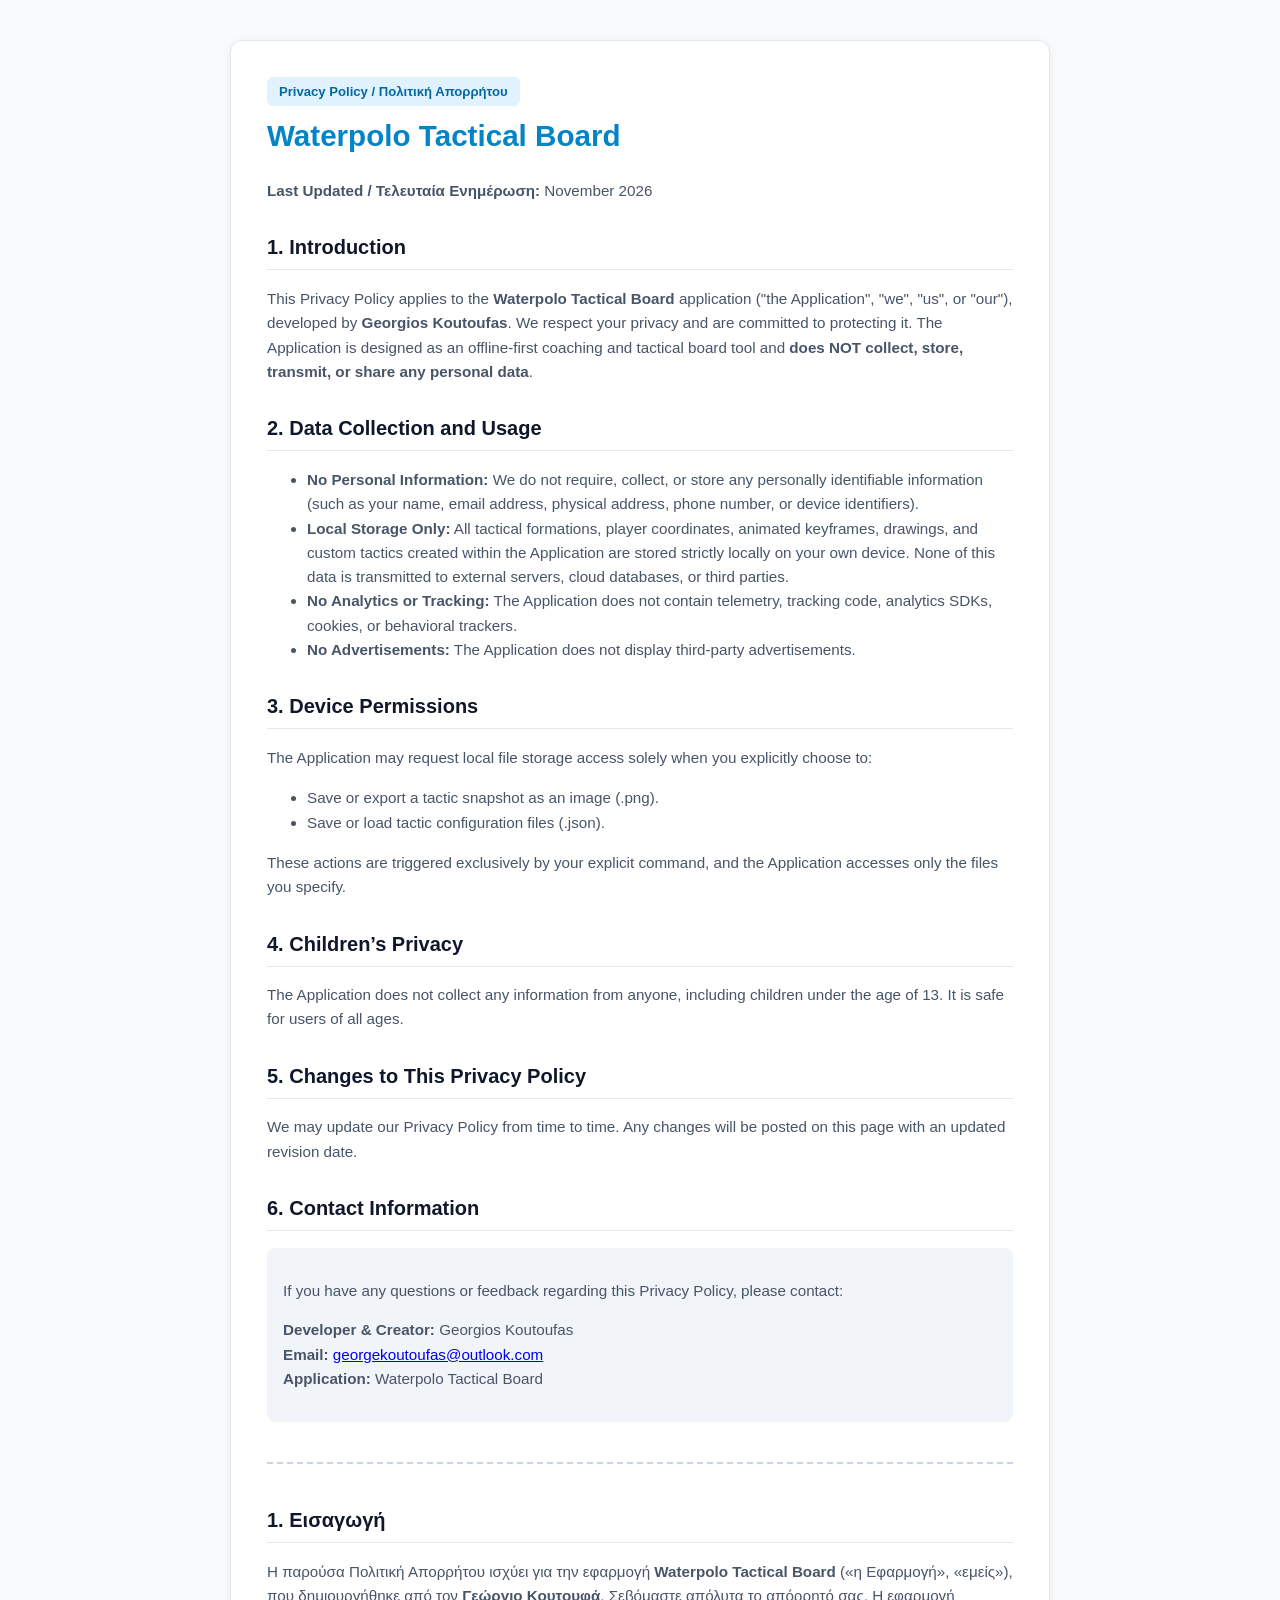
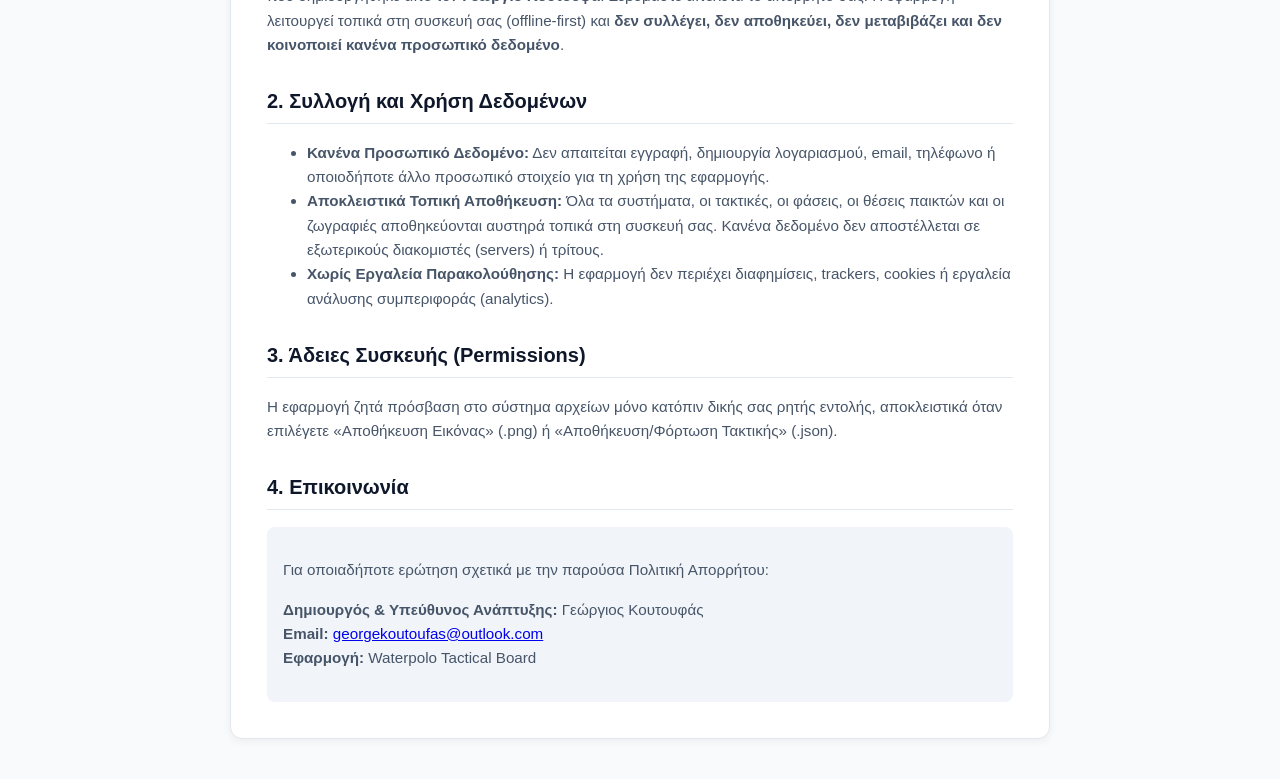
<file: privacy-policy.html>
<!DOCTYPE html>
<html lang="en">
<head>
  <meta charset="UTF-8">
  <meta name="viewport" content="width=device-width, initial-scale=1.0">
  <title>Privacy Policy - Waterpolo Tactical Board</title>
  <style>
    body {
      font-family: -apple-system, BlinkMacSystemFont, "Segoe UI", Roboto, Arial, sans-serif;
      line-height: 1.6;
      color: #1e293b;
      max-width: 820px;
      margin: 40px auto;
      padding: 0 20px;
      background: #f8fafc;
    }
    .card {
      background: #ffffff;
      padding: 36px;
      border-radius: 12px;
      box-shadow: 0 2px 10px rgba(0,0,0,0.06);
      border: 1px solid #e2e8f0;
    }
    h1 { color: #0284c7; margin-top: 6px; font-size: 1.85rem; }
    h2 { color: #0f172a; margin-top: 28px; font-size: 1.25rem; border-bottom: 1px solid #e2e8f0; padding-bottom: 6px; }
    p, li { color: #475569; font-size: 0.95rem; }
    .badge { display: inline-block; background: #e0f2fe; color: #0369a1; padding: 4px 12px; border-radius: 6px; font-weight: 600; font-size: 0.82rem; }
    .lang-divider { margin: 40px 0; border: none; border-top: 2px dashed #cbd5e1; }
    .contact-box { background: #f1f5f9; padding: 16px; border-radius: 8px; margin-top: 14px; }
  </style>
</head>
<body>
  <div class="card">
    <span class="badge">Privacy Policy / Πολιτική Απορρήτου</span>
    <h1>Waterpolo Tactical Board</h1>
    <p><strong>Last Updated / Τελευταία Ενημέρωση:</strong> November 2026</p>

    <!-- ENGLISH SECTION (Required for Microsoft Store / App Stores) -->
    <h2>1. Introduction</h2>
    <p>This Privacy Policy applies to the <strong>Waterpolo Tactical Board</strong> application ("the Application", "we", "us", or "our"), developed by <strong>Georgios Koutoufas</strong>. We respect your privacy and are committed to protecting it. The Application is designed as an offline-first coaching and tactical board tool and <strong>does NOT collect, store, transmit, or share any personal data</strong>.</p>

    <h2>2. Data Collection and Usage</h2>
    <ul>
      <li><strong>No Personal Information:</strong> We do not require, collect, or store any personally identifiable information (such as your name, email address, physical address, phone number, or device identifiers).</li>
      <li><strong>Local Storage Only:</strong> All tactical formations, player coordinates, animated keyframes, drawings, and custom tactics created within the Application are stored strictly locally on your own device. None of this data is transmitted to external servers, cloud databases, or third parties.</li>
      <li><strong>No Analytics or Tracking:</strong> The Application does not contain telemetry, tracking code, analytics SDKs, cookies, or behavioral trackers.</li>
      <li><strong>No Advertisements:</strong> The Application does not display third-party advertisements.</li>
    </ul>

    <h2>3. Device Permissions</h2>
    <p>The Application may request local file storage access solely when you explicitly choose to:</p>
    <ul>
      <li>Save or export a tactic snapshot as an image (.png).</li>
      <li>Save or load tactic configuration files (.json).</li>
    </ul>
    <p>These actions are triggered exclusively by your explicit command, and the Application accesses only the files you specify.</p>

    <h2>4. Children’s Privacy</h2>
    <p>The Application does not collect any information from anyone, including children under the age of 13. It is safe for users of all ages.</p>

    <h2>5. Changes to This Privacy Policy</h2>
    <p>We may update our Privacy Policy from time to time. Any changes will be posted on this page with an updated revision date.</p>

    <h2>6. Contact Information</h2>
    <div class="contact-box">
      <p>If you have any questions or feedback regarding this Privacy Policy, please contact:</p>
      <p><strong>Developer & Creator:</strong> Georgios Koutoufas<br>
      <strong>Email:</strong> <a href="mailto:georgekoutoufas@outlook.com">georgekoutoufas@outlook.com</a><br>
      <strong>Application:</strong> Waterpolo Tactical Board</p>
    </div>

    <hr class="lang-divider">

    <!-- GREEK SECTION -->
    <h2>1. Εισαγωγή</h2>
    <p>Η παρούσα Πολιτική Απορρήτου ισχύει για την εφαρμογή <strong>Waterpolo Tactical Board</strong> («η Εφαρμογή», «εμείς»), που δημιουργήθηκε από τον <strong>Γεώργιο Κουτουφά</strong>. Σεβόμαστε απόλυτα το απόρρητό σας. Η εφαρμογή λειτουργεί τοπικά στη συσκευή σας (offline-first) και <strong>δεν συλλέγει, δεν αποθηκεύει, δεν μεταβιβάζει και δεν κοινοποιεί κανένα προσωπικό δεδομένο</strong>.</p>

    <h2>2. Συλλογή και Χρήση Δεδομένων</h2>
    <ul>
      <li><strong>Κανένα Προσωπικό Δεδομένο:</strong> Δεν απαιτείται εγγραφή, δημιουργία λογαριασμού, email, τηλέφωνο ή οποιοδήποτε άλλο προσωπικό στοιχείο για τη χρήση της εφαρμογής.</li>
      <li><strong>Αποκλειστικά Τοπική Αποθήκευση:</strong> Όλα τα συστήματα, οι τακτικές, οι φάσεις, οι θέσεις παικτών και οι ζωγραφιές αποθηκεύονται αυστηρά τοπικά στη συσκευή σας. Κανένα δεδομένο δεν αποστέλλεται σε εξωτερικούς διακομιστές (servers) ή τρίτους.</li>
      <li><strong>Χωρίς Εργαλεία Παρακολούθησης:</strong> Η εφαρμογή δεν περιέχει διαφημίσεις, trackers, cookies ή εργαλεία ανάλυσης συμπεριφοράς (analytics).</li>
    </ul>

    <h2>3. Άδειες Συσκευής (Permissions)</h2>
    <p>Η εφαρμογή ζητά πρόσβαση στο σύστημα αρχείων μόνο κατόπιν δικής σας ρητής εντολής, αποκλειστικά όταν επιλέγετε «Αποθήκευση Εικόνας» (.png) ή «Αποθήκευση/Φόρτωση Τακτικής» (.json).</p>

    <h2>4. Επικοινωνία</h2>
    <div class="contact-box">
      <p>Για οποιαδήποτε ερώτηση σχετικά με την παρούσα Πολιτική Απορρήτου:</p>
      <p><strong>Δημιουργός & Υπεύθυνος Ανάπτυξης:</strong> Γεώργιος Κουτουφάς<br>
      <strong>Email:</strong> <a href="mailto:georgekoutoufas@outlook.com">georgekoutoufas@outlook.com</a><br>
      <strong>Εφαρμογή:</strong> Waterpolo Tactical Board</p>
    </div>

  </div>
</body>
</html>
</file>
<file: style.css>
/* ==========================================================================
   Tactical Water Polo Board - Stylesheet
   ========================================================================== */

:root {
  --bg-dark: #0f172a;
  --bg-card: #1e293b;
  --bg-hover: #334155;
  --border-color: #334155;
  --accent-cyan: #06b6d4;
  --accent-blue: #2563eb;
  --accent-gold: #f59e0b;
  --accent-red: #ef4444;
  --accent-green: #10b981;
  --text-main: #f8fafc;
  --text-muted: #94a3b8;
  --pool-border: #ffffff;
  --pool-red-line: #ef4444;
  --pool-yellow-line: #eab308;
  --pool-white-line: #ffffff;
}

body.light-theme, [data-theme="light"] {
  --bg-dark: #f8fafc;
  --bg-card: #ffffff;
  --bg-hover: #f1f5f9;
  --border-color: #cbd5e1;
  --accent-cyan: #0284c7;
  --accent-blue: #0284c7;
  --text-main: #0f172a;
  --text-muted: #64748b;
  --pool-border: #ffffff;
}

* {
  box-sizing: border-box;
  margin: 0;
  padding: 0;
  user-select: none;
  -webkit-user-select: none;
}

body {
  font-family: -apple-system, BlinkMacSystemFont, "Segoe UI", Roboto, "Helvetica Neue", Arial, sans-serif;
  background-color: var(--bg-dark);
  color: var(--text-main);
  height: 100vh;
  height: 100dvh;
  overflow: hidden;
  display: flex;
  flex-direction: column;
  padding: 0;
  margin: 0;
}

/* Container */
.app-container {
  display: flex;
  flex-direction: column;
  height: 100%;
  width: 100%;
}

/* ==========================================================================
   Top Header Bar
   ========================================================================== */
.top-bar {
  display: flex;
  align-items: center;
  justify-content: space-between;
  background: #111827;
  padding: 6px 14px 6px 6px;
  border-bottom: 1px solid var(--border-color);
  gap: 8px;
  z-index: 20;
}

.top-bar-left {
  display: flex;
  align-items: center;
  gap: 6px;
  flex-shrink: 0;
}

/* Sidebar Toggle Button (in Top Bar) */
.btn-toggle-sidebar {
  display: inline-flex;
  align-items: center;
  justify-content: center;
  background: rgba(255, 255, 255, 0.05);
  border: 1px solid var(--border-color);
  color: var(--text-main);
  border-radius: 8px;
  width: 34px;
  height: 34px;
  min-width: 34px;
  cursor: pointer;
  transition: all 0.18s ease;
  font-size: 1.15rem;
  line-height: 1;
  padding: 0;
  flex-shrink: 0;
}

.btn-toggle-sidebar:hover {
  background: rgba(2, 132, 199, 0.2);
  border-color: #38bdf8;
  color: #38bdf8;
}

.btn-toggle-sidebar.active {
  background: rgba(2, 132, 199, 0.25);
  border-color: #0284c7;
  color: #38bdf8;
}

.logo-area {
  display: flex;
  align-items: center;
  gap: 6px;
  cursor: pointer;
  user-select: none;
  padding: 2px 4px;
  border-radius: 6px;
  transition: background 0.15s ease;
  flex-shrink: 0;
}

.logo-area:hover {
  background: rgba(255, 255, 255, 0.04);
}

.logo-icon {
  display: flex;
  align-items: center;
  justify-content: center;
  line-height: 1;
}

.logo-img {
  width: 24px;
  height: 24px;
  border-radius: 6px;
  object-fit: contain;
  display: block;
}

.logo-title-group {
  display: flex;
  flex-direction: column;
}

.logo-area h1 {
  font-size: 0.80rem;
  font-weight: 700;
  color: #ffffff;
  letter-spacing: -0.2px;
  line-height: 1.15;
  margin: 0;
  white-space: nowrap;
}

.sub-logo {
  font-size: 0.58rem;
  color: var(--accent-cyan);
  font-weight: 500;
  letter-spacing: 0.2px;
  line-height: 1.1;
  white-space: nowrap;
}

/* Presets Bar */
.presets-bar {
  display: flex;
  align-items: center;
  gap: 6px;
  background: rgba(255, 255, 255, 0.04);
  padding: 3px 8px;
  border-radius: 8px;
  border: 1px solid rgba(255, 255, 255, 0.08);
  flex-shrink: 0;
}

.presets-bar label {
  font-size: 0.75rem;
  color: var(--text-muted);
  font-weight: 500;
  white-space: nowrap;
}

.presets-bar select, .anim-speed select {
  background: #1e293b;
  color: #fff;
  border: 1px solid var(--border-color);
  padding: 4px 6px;
  border-radius: 6px;
  font-size: 0.76rem;
  outline: none;
  cursor: pointer;
  max-width: 155px;
}

.presets-bar select:focus {
  border-color: var(--accent-cyan);
}

.btn-preset-action {
  background: rgba(14, 165, 233, 0.14);
  border: 1px solid rgba(56, 189, 248, 0.4);
  color: #38bdf8;
  padding: 4px 8px;
  border-radius: 6px;
  font-size: 0.74rem;
  font-weight: 600;
  cursor: pointer;
  display: inline-flex;
  align-items: center;
  gap: 4px;
  white-space: nowrap;
  transition: all 0.15s ease;
}

.btn-preset-action:hover {
  background: rgba(14, 165, 233, 0.25);
  border-color: #38bdf8;
  color: #ffffff;
}

.btn-preset-del {
  background: rgba(239, 68, 68, 0.14);
  border-color: rgba(239, 68, 68, 0.4);
  color: #f87171;
  padding: 4px 6px;
}

.btn-preset-del:hover {
  background: rgba(239, 68, 68, 0.28);
  border-color: #ef4444;
  color: #ffffff;
}

.hidden {
  display: none !important;
}

/* Top Buttons */
.top-actions {
  display: flex;
  align-items: center;
  gap: 8px;
  position: relative;
}

/* File Actions Dropdown Menu */
.dropdown {
  position: relative;
  display: inline-flex;
}

.dropdown-menu {
  position: absolute;
  top: calc(100% + 6px);
  right: 0;
  min-width: 175px;
  background: #111827;
  border: 1px solid #374151;
  border-radius: 8px;
  box-shadow: 0 10px 25px rgba(0, 0, 0, 0.5), 0 0 0 1px rgba(255, 255, 255, 0.05);
  padding: 6px;
  z-index: 10000;
  display: flex;
  flex-direction: column;
  gap: 3px;
  backdrop-filter: blur(8px);
}

.dropdown-menu.hidden {
  display: none !important;
}

.dropdown-item {
  display: flex;
  align-items: center;
  gap: 10px;
  width: 100%;
  padding: 8px 12px;
  background: transparent;
  color: #f3f4f6;
  border: none;
  border-radius: 6px;
  font-size: 0.85rem;
  font-weight: 500;
  text-align: left;
  cursor: pointer;
  transition: all 0.15s ease;
  white-space: nowrap;
  box-sizing: border-box;
}

.dropdown-item:hover,
.dropdown-item:focus {
  background: rgba(14, 165, 233, 0.2);
  color: #38bdf8;
  outline: none;
}

.dropdown-item-icon {
  font-size: 1.05rem;
  width: 20px;
  display: inline-flex;
  justify-content: center;
  align-items: center;
}

body.light-theme .dropdown-menu {
  background: #ffffff;
  border-color: #e2e8f0;
  box-shadow: 0 10px 25px rgba(0, 0, 0, 0.15);
}

body.light-theme .dropdown-item {
  color: #1e293b;
}

body.light-theme .dropdown-item:hover,
body.light-theme .dropdown-item:focus {
  background: rgba(2, 132, 199, 0.12);
  color: #0284c7;
}

/* Language Selector */
.lang-selector-wrapper {
  display: flex;
  align-items: center;
  gap: 5px;
  background: rgba(255, 255, 255, 0.06);
  border: 1px solid var(--border-color);
  border-radius: 6px;
  padding: 3px 8px;
  transition: border-color 0.15s ease;
}

.lang-selector-wrapper:hover {
  border-color: var(--accent-cyan);
}

.lang-icon {
  font-size: 0.95rem;
}

.lang-select {
  background: transparent;
  color: #ffffff;
  border: none;
  font-size: 0.8rem;
  font-weight: 600;
  outline: none;
  cursor: pointer;
}

.lang-select option {
  background: #111827;
  color: #ffffff;
}

.btn {
  display: inline-flex;
  align-items: center;
  justify-content: center;
  gap: 6px;
  padding: 6px 12px;
  border-radius: 6px;
  font-size: 0.82rem;
  font-weight: 600;
  border: 1px solid transparent;
  cursor: pointer;
  transition: all 0.15s ease;
}

.btn-icon-only {
  font-size: 1.15rem;
  padding: 4px 9px;
  min-width: 36px;
  justify-content: center;
  line-height: 1;
}

.btn-primary {
  background: linear-gradient(135deg, #0284c7, #0369a1);
  color: #ffffff;
  box-shadow: 0 2px 4px rgba(2, 132, 199, 0.3);
}
.btn-primary:hover {
  background: linear-gradient(135deg, #0369a1, #075985);
}

.btn-secondary {
  background: var(--accent-cyan);
  color: #0f172a;
}
.btn-secondary:hover {
  background: #22d3ee;
}

.btn-outline {
  background: rgba(255, 255, 255, 0.05);
  border-color: var(--border-color);
  color: var(--text-main);
}
.btn-outline:hover {
  background: rgba(255, 255, 255, 0.12);
  border-color: #64748b;
}

.btn-outline-primary {
  background: rgba(2, 132, 199, 0.12);
  border: 1px solid rgba(56, 189, 248, 0.5);
  color: #38bdf8;
}
.btn-outline-primary:hover {
  background: rgba(2, 132, 199, 0.28);
  border-color: #38bdf8;
  color: #ffffff;
}

.btn-danger {
  background: rgba(239, 68, 68, 0.18);
  border-color: rgba(239, 68, 68, 0.4);
  color: #fca5a5;
}
.btn-danger:hover {
  background: rgba(239, 68, 68, 0.3);
}

.btn-outline-danger {
  background: transparent;
  border: 1px solid rgba(239, 68, 68, 0.5);
  color: #f87171;
}
.btn-outline-danger:hover {
  background: rgba(239, 68, 68, 0.15);
}

.btn-sm {
  padding: 4px 8px;
  font-size: 0.75rem;
}

.btn-xs {
  padding: 3px 6px;
  font-size: 0.72rem;
}

/* ==========================================================================
   Main Layout: Sidebar + Board
   ========================================================================== */
.main-content {
  display: flex;
  flex: 1;
  min-height: 0;
  overflow: hidden;
  position: relative;
}

/* Left Sidebar */
.sidebar-left {
  width: 245px;
  min-width: 245px;
  background: #111827;
  border-right: 1px solid var(--border-color);
  display: flex;
  flex-direction: column;
  gap: 7px;
  padding: 8px;
  overflow-y: auto;
  overflow-x: hidden;
  box-sizing: border-box;
  scrollbar-width: thin;
  scrollbar-color: rgba(255, 255, 255, 0.12) transparent;
  z-index: 10;
  transition: width 0.22s cubic-bezier(0.4, 0, 0.2, 1),
              min-width 0.22s cubic-bezier(0.4, 0, 0.2, 1),
              padding 0.22s ease,
              opacity 0.18s ease,
              border-color 0.22s ease;
}

/* Collapsed Sidebar State */
body.sidebar-collapsed .sidebar-left {
  width: 0 !important;
  min-width: 0 !important;
  max-width: 0 !important;
  padding-left: 0 !important;
  padding-right: 0 !important;
  border-right-width: 0 !important;
  border-right-color: transparent !important;
  opacity: 0 !important;
  pointer-events: none !important;
  visibility: hidden !important;
  overflow: hidden !important;
}

/* Sidebar Top Header with Close Button */
.sidebar-header-bar {
  display: flex;
  align-items: center;
  justify-content: space-between;
  padding: 2px 4px 6px 4px;
  border-bottom: 1px solid rgba(255, 255, 255, 0.08);
  margin-bottom: 2px;
  flex-shrink: 0;
}

.sidebar-title-badge {
  display: flex;
  align-items: center;
  gap: 6px;
  font-size: 0.72rem;
  font-weight: 700;
  text-transform: uppercase;
  letter-spacing: 0.6px;
  color: var(--text-muted);
}

.sidebar-title-badge .badge-icon {
  font-size: 0.85rem;
}

.btn-sidebar-close {
  background: rgba(255, 255, 255, 0.05);
  border: 1px solid rgba(255, 255, 255, 0.15);
  color: #94a3b8;
  border-radius: 6px;
  width: 28px;
  height: 26px;
  display: inline-flex;
  align-items: center;
  justify-content: center;
  cursor: pointer;
  font-size: 0.78rem;
  font-weight: bold;
  transition: all 0.18s ease;
  padding: 0;
  line-height: 1;
}

.btn-sidebar-close:hover {
  background: rgba(2, 132, 199, 0.25);
  color: #38bdf8;
  border-color: #38bdf8;
  transform: translateX(-1px);
}

/* Floating Sidebar Re-open Tab */
.floating-sidebar-tab {
  position: absolute;
  top: 14px;
  left: 0;
  z-index: 40;
  background: #111827;
  color: #38bdf8;
  border: 1px solid rgba(56, 189, 248, 0.35);
  border-left: none;
  border-radius: 0 8px 8px 0;
  padding: 8px 12px;
  cursor: pointer;
  display: none;
  align-items: center;
  gap: 6px;
  box-shadow: 2px 4px 14px rgba(0, 0, 0, 0.5);
  transition: all 0.18s ease;
  font-size: 0.82rem;
  font-weight: 600;
  user-select: none;
}

.floating-sidebar-tab:hover {
  background: #0284c7;
  color: #ffffff;
  border-color: #38bdf8;
  transform: translateX(3px);
  box-shadow: 2px 6px 18px rgba(2, 132, 199, 0.6);
}

body.sidebar-collapsed:not(.is-fullscreen-mode) .floating-sidebar-tab {
  display: inline-flex;
}

/* Floating Bottom Bar Re-open Tab */
.floating-bottom-tab {
  position: absolute;
  bottom: 0;
  left: 50%;
  transform: translateX(-50%);
  z-index: 40;
  background: #111827;
  color: #38bdf8;
  border: 1px solid rgba(56, 189, 248, 0.35);
  border-bottom: none;
  border-radius: 8px 8px 0 0;
  padding: 6px 14px;
  cursor: pointer;
  display: none;
  align-items: center;
  gap: 6px;
  box-shadow: 0 -3px 12px rgba(0, 0, 0, 0.5);
  transition: all 0.18s ease;
  font-size: 0.8rem;
  font-weight: 600;
  user-select: none;
}

.floating-bottom-tab:hover {
  background: #0284c7;
  color: #ffffff;
  border-color: #38bdf8;
  transform: translateX(-50%) translateY(-2px);
}

body.bottom-bar-collapsed:not(.is-fullscreen-mode) .floating-bottom-tab {
  display: inline-flex;
}

/* Collapsed Bottom Bar State */
body.bottom-bar-collapsed .animation-bar {
  height: 0 !important;
  min-height: 0 !important;
  max-height: 0 !important;
  padding: 0 !important;
  margin: 0 !important;
  border: none !important;
  overflow: hidden !important;
  visibility: hidden !important;
}

.btn-bottom-close {
  padding: 4px 8px;
  margin-left: 4px;
  color: #94a3b8;
  border-color: rgba(255, 255, 255, 0.15);
}

.btn-bottom-close:hover {
  background: rgba(239, 68, 68, 0.2);
  color: #f87171;
  border-color: rgba(239, 68, 68, 0.4);
}

/* File Management Modal Card */
.file-modal-card {
  max-width: 380px;
  width: 90%;
  background: #111827;
  border: 1px solid #374151;
  border-radius: 14px;
  box-shadow: 0 20px 40px rgba(0, 0, 0, 0.7);
}

.file-modal-body {
  display: flex;
  flex-direction: column;
  gap: 10px;
  padding: 16px;
}

.modal-action-card {
  display: flex;
  align-items: center;
  gap: 14px;
  padding: 12px 16px;
  background: rgba(255, 255, 255, 0.04);
  border: 1px solid #374151;
  border-radius: 10px;
  color: #f3f4f6;
  text-align: left;
  cursor: pointer;
  transition: all 0.18s ease;
  width: 100%;
  box-sizing: border-box;
}

.modal-action-card:hover,
.modal-action-card:focus {
  background: rgba(14, 165, 233, 0.15);
  border-color: #38bdf8;
  transform: translateY(-1px);
  outline: none;
}

.modal-action-card-highlight {
  background: rgba(14, 165, 233, 0.08);
  border-color: rgba(56, 189, 248, 0.4);
}

.modal-action-card-highlight:hover {
  background: rgba(14, 165, 233, 0.22);
}

.modal-action-icon {
  font-size: 1.5rem;
  min-width: 32px;
  display: flex;
  align-items: center;
  justify-content: center;
}

.modal-action-info {
  display: flex;
  flex-direction: column;
  gap: 2px;
}

.modal-action-info strong {
  font-size: 0.92rem;
  color: #ffffff;
}

.modal-action-info small {
  font-size: 0.75rem;
  color: #94a3b8;
}

body.light-theme .file-modal-card {
  background: #ffffff;
  border-color: #e2e8f0;
}

body.light-theme .modal-action-card {
  background: #f8fafc;
  border-color: #e2e8f0;
  color: #1e293b;
}

body.light-theme .modal-action-info strong {
  color: #0f172a;
}

body.light-theme .modal-action-info small {
  color: #64748b;
}

body.light-theme .modal-action-card:hover {
  background: rgba(2, 132, 199, 0.1);
  border-color: #0284c7;
}

body.light-theme .floating-bottom-tab {
  background: #ffffff;
  color: #0284c7;
  border-color: #cbd5e1;
  box-shadow: 0 -2px 10px rgba(0, 0, 0, 0.1);
}

.sidebar-left::-webkit-scrollbar {
  width: 4px;
}
.sidebar-left::-webkit-scrollbar-thumb {
  background: rgba(255, 255, 255, 0.15);
  border-radius: 4px;
}

.tool-section {
  background: rgba(255, 255, 255, 0.03);
  border: 1px solid rgba(255, 255, 255, 0.06);
  border-radius: 8px;
  padding: 7px 9px;
  transition: all 0.18s ease;
}

.tool-section h3 {
  font-size: 0.75rem;
  text-transform: uppercase;
  color: var(--text-muted);
  font-weight: 700;
  letter-spacing: 0.5px;
  margin-bottom: 0;
}

/* Collapsible Tool Sections (Accordion with Arrow) */
.tool-section.collapsible .tool-section-header {
  display: flex;
  align-items: center;
  justify-content: space-between;
  cursor: pointer;
  user-select: none;
  padding: 2px 0;
  border-radius: 4px;
  transition: color 0.15s ease;
}

.tool-section.collapsible .tool-section-header:hover h3 {
  color: var(--accent-cyan);
}

.tool-section.collapsible .section-arrow {
  font-size: 0.62rem;
  color: #94a3b8;
  transition: transform 0.22s cubic-bezier(0.4, 0, 0.2, 1);
  display: inline-block;
  margin-left: 6px;
}

.tool-section.collapsible.collapsed .section-arrow {
  transform: rotate(-90deg);
}

.tool-section.collapsible .tool-section-body {
  margin-top: 7px;
}

.tool-section.collapsible.collapsed .tool-section-body {
  display: none !important;
}

.balls-section-header-title {
  display: flex;
  align-items: center;
  gap: 8px;
}

/* View Switcher */
.btn-group-toggle {
  display: flex;
  gap: 6px;
  background: rgba(0, 0, 0, 0.25);
  padding: 3px;
  border-radius: 7px;
}

.btn-toggle {
  flex: 1;
  background: transparent;
  border: none;
  color: var(--text-muted);
  font-size: 0.78rem;
  font-weight: 600;
  padding: 6px 4px;
  border-radius: 5px;
  cursor: pointer;
  display: flex;
  align-items: center;
  justify-content: center;
  gap: 5px;
  transition: all 0.15s ease;
}

.btn-toggle:hover {
  color: #fff;
}

.btn-toggle.active {
  background: var(--accent-cyan);
  color: #0f172a;
  box-shadow: 0 1px 3px rgba(0, 0, 0, 0.3);
}

/* Mode Buttons (Select vs Draw vs Arrows) */
.mode-buttons {
  display: grid;
  grid-template-columns: repeat(2, 1fr);
  gap: 6px;
}

.mode-btn {
  background: #1e293b;
  border: 1px solid var(--border-color);
  color: var(--text-main);
  padding: 7px 6px;
  border-radius: 6px;
  font-size: 0.78rem;
  font-weight: 600;
  cursor: pointer;
  display: flex;
  align-items: center;
  gap: 6px;
  transition: all 0.15s ease;
}

.mode-btn:hover {
  background: var(--bg-hover);
}

.mode-btn.active {
  background: #0284c7;
  border-color: #38bdf8;
  color: #ffffff;
  box-shadow: 0 0 8px rgba(56, 189, 248, 0.35);
}

.mode-btn.disabled {
  opacity: 0.42;
  cursor: not-allowed !important;
  filter: grayscale(0.7);
  background: rgba(30, 41, 59, 0.4) !important;
  border-color: rgba(255, 255, 255, 0.08) !important;
}

.mode-btn.disabled:hover {
  background: rgba(30, 41, 59, 0.4) !important;
  border-color: rgba(255, 255, 255, 0.08) !important;
}

/* Drawing Options */
.color-palette {
  display: flex;
  gap: 6px;
  margin-bottom: 10px;
}

.color-swatch {
  width: 24px;
  height: 24px;
  border-radius: 50%;
  border: 2px solid transparent;
  cursor: pointer;
  transition: transform 0.15s ease, border-color 0.15s ease;
}

.color-swatch:hover {
  transform: scale(1.15);
}

.color-swatch.active {
  border-color: #ffffff;
  transform: scale(1.2);
  box-shadow: 0 0 6px rgba(255, 255, 255, 0.6);
}

.stroke-size-wrapper {
  display: flex;
  align-items: center;
  justify-content: space-between;
  margin-bottom: 8px;
  font-size: 0.75rem;
  color: var(--text-muted);
}

.stroke-size-wrapper input[type="range"] {
  width: 110px;
  accent-color: var(--accent-cyan);
  cursor: pointer;
}

.draw-actions {
  display: flex;
  gap: 6px;
}

.draw-actions button {
  flex: 1;
}

/* Caps Tray / Bench */
.roster-tabs {
  display: flex;
  gap: 4px;
  margin-bottom: 8px;
}

.roster-tab {
  flex: 1;
  background: #1e293b;
  border: 1px solid var(--border-color);
  color: var(--text-muted);
  font-size: 0.75rem;
  font-weight: 600;
  padding: 4px 6px;
  border-radius: 5px;
  cursor: pointer;
}

.roster-tab.active {
  background: rgba(255, 255, 255, 0.12);
  color: #fff;
  border-color: #64748b;
}

.caps-tray {
  display: flex;
  flex-wrap: wrap;
  gap: 6px;
  min-height: 52px;
  max-height: 120px;
  overflow-y: auto;
  background: rgba(0, 0, 0, 0.2);
  border: 1px dashed var(--border-color);
  border-radius: 6px;
  padding: 6px;
  align-items: center;
}

.caps-tray-actions {
  display: grid;
  grid-template-columns: 1fr 1fr;
  gap: 5px;
  margin-top: 6px;
}
.caps-tray-actions .btn {
  text-align: center;
  justify-content: center;
  padding: 4px 6px;
  font-size: 0.7rem;
  white-space: nowrap;
}

/* Balls Section */
.balls-section-header {
  display: flex;
  align-items: center;
  justify-content: space-between;
  margin-bottom: 8px;
}

.balls-count-badge {
  font-size: 0.68rem;
  background: rgba(14, 165, 233, 0.16);
  color: #38bdf8;
  border: 1px solid rgba(56, 189, 248, 0.35);
  border-radius: 10px;
  padding: 1px 7px;
  font-weight: 700;
}

.balls-palette-row {
  display: grid;
  grid-template-columns: repeat(5, 1fr);
  gap: 4px;
}

.btn-ball-toggle {
  background: rgba(255, 255, 255, 0.05);
  border: 1px solid rgba(255, 255, 255, 0.1);
  border-radius: 6px;
  padding: 5px 2px;
  cursor: pointer;
  display: flex;
  flex-direction: column;
  align-items: center;
  gap: 2px;
  transition: all 0.15s ease;
}

.btn-ball-toggle:hover {
  background: rgba(255, 255, 255, 0.12);
  border-color: rgba(255, 255, 255, 0.25);
  transform: translateY(-1px);
}

.btn-ball-toggle.active {
  background: rgba(14, 165, 233, 0.2);
  border-color: #38bdf8;
  box-shadow: 0 0 8px rgba(56, 189, 248, 0.35);
}

.ball-swatch-emoji {
  font-size: 1.1rem;
  line-height: 1.1;
}

.ball-swatch-name {
  font-size: 0.62rem;
  color: var(--text-muted);
  font-weight: 600;
  white-space: nowrap;
}

.btn-ball-toggle.active .ball-swatch-name {
  color: #ffffff;
}

/* Field Legend */
.legend-list {
  list-style: none;
  display: flex;
  flex-direction: column;
  gap: 5px;
}

.legend-list li {
  display: flex;
  align-items: center;
  gap: 8px;
  font-size: 0.72rem;
  color: var(--text-muted);
}

.legend-color {
  width: 14px;
  height: 6px;
  border-radius: 2px;
  display: inline-block;
}

.legend-white { background: #ffffff; }
.legend-red { background: #ef4444; }
.legend-yellow { background: #eab308; }
.legend-box { 
  background: transparent; 
  border: 2px solid #ef4444; 
  width: 10px; 
  height: 10px; 
}

/* ==========================================================================
   Center Board Area
   ========================================================================== */
.board-area {
  flex: 1;
  min-width: 0;
  display: flex;
  flex-direction: column;
  background: #090d16;
  position: relative;
  overflow: hidden;
}

.pool-wrapper {
  flex: 1;
  position: relative;
  display: flex;
  align-items: center;
  justify-content: center;
  padding: 15px;
  overflow: hidden;
}

.pool-board {
  position: relative;
  width: 100%;
  max-width: 1100px;
  height: 100%;
  max-height: 720px;
  aspect-ratio: 10 / 7;
  border-radius: 12px;
  overflow: hidden;
  box-shadow: 0 12px 40px rgba(0, 0, 0, 0.7), 0 0 0 4px #1e293b, 0 0 0 6px #0ea5e9;
  background: #053b54;
}

/* Half Court view aspect ratio adjustment */
.pool-board.half-view {
  aspect-ratio: 10 / 6.8;
  max-width: 1050px;
}

/* Pitch SVG & Water Background */
.pool-pitch {
  position: absolute;
  top: 0;
  left: 0;
  width: 100%;
  height: 100%;
  pointer-events: none;
  z-index: 1;
}

/* Tokens Layer (Players & Ball) */
.tokens-layer {
  position: absolute;
  top: 0;
  left: 0;
  width: 100%;
  height: 100%;
  z-index: 3;
  pointer-events: none; /* Let empty space pass through */
}

/* Drawing Canvas Layer */
.drawing-layer {
  position: absolute;
  top: 0;
  left: 0;
  width: 100%;
  height: 100%;
  z-index: 2;
  cursor: crosshair;
  pointer-events: none;
}

/* When in drawing/arrow/pass/eraser mode, canvas takes precedence */
.pool-board.is-drawing-mode .drawing-layer {
  z-index: 10;
  pointer-events: auto;
}

.pool-board.is-drawing-mode .tokens-layer {
  pointer-events: none;
}

.token {
  position: absolute;
  transform: translate(-50%, -50%);
  cursor: grab;
  user-select: none;
  display: flex;
  align-items: center;
  justify-content: center;
  pointer-events: auto; /* Cap itself is clickable */
  transition: none; /* Instant 1:1 mouse tracking */
}

.token.is-animating {
  transition: left var(--anim-duration, 0.8s) cubic-bezier(0.4, 0, 0.2, 1),
              top var(--anim-duration, 0.8s) cubic-bezier(0.4, 0, 0.2, 1);
}

.token.is-dragging, .token:active {
  cursor: grabbing !important;
  z-index: 150 !important;
  transform: translate(-50%, -50%) scale(1.18) !important;
  filter: drop-shadow(0 10px 18px rgba(0, 0, 0, 0.75)) !important;
  transition: none !important;
}

.token.selected {
  outline: 2.5px solid #38bdf8;
  outline-offset: 3px;
  border-radius: 50%;
  box-shadow: 0 0 16px rgba(56, 189, 248, 0.85);
  z-index: 120 !important;
}

/* Floating Remove Button on Selected Cap in Pool */
.token-remove-btn {
  position: absolute;
  top: -10px;
  right: -10px;
  width: 20px;
  height: 20px;
  border-radius: 50%;
  background: #ef4444;
  color: #ffffff;
  border: 1.5px solid #ffffff;
  font-size: 13px;
  font-weight: 800;
  line-height: 1;
  display: flex;
  align-items: center;
  justify-content: center;
  cursor: pointer;
  box-shadow: 0 2px 6px rgba(0, 0, 0, 0.5);
  z-index: 130;
  transition: transform 0.15s ease, background 0.15s ease;
  user-select: none;
  touch-action: manipulation;
}

.token-remove-btn:hover,
.token-remove-btn:active {
  background: #dc2626;
  transform: scale(1.22);
}

.token.is-drag-out {
  opacity: 0.55;
  filter: drop-shadow(0 0 10px rgba(239, 68, 68, 0.9)) !important;
}

/* Cap Token Visual (SVG based) */
.cap-token {
  width: 44px;
  height: 44px;
}

.cap-token svg {
  width: 100%;
  height: 100%;
  display: block;
}

/* Ball Token Visual (Half size of cap tokens) */
.ball-token {
  width: 22px;
  height: 22px;
  z-index: 50;
}

.ball-token::after {
  content: '';
  position: absolute;
  top: -8px;
  left: -8px;
  right: -8px;
  bottom: -8px;
}

.ball-token svg {
  width: 100%;
  height: 100%;
  display: block;
}

/* Tray Tokens (Smaller) with Selected State */
.tray-cap-item {
  position: relative;
  width: 34px;
  height: 34px;
  cursor: pointer;
  display: inline-flex;
  align-items: center;
  justify-content: center;
  transition: transform 0.15s ease;
  user-select: none;
  border-radius: 50%;
}

.tray-cap-item:hover {
  transform: scale(1.18);
}

.tray-cap-item.selected {
  transform: scale(1.18);
}

.tray-cap-item.selected::after {
  content: '';
  position: absolute;
  top: -3px;
  left: -3px;
  right: -3px;
  bottom: -3px;
  border-radius: 50%;
  border: 2px solid #38bdf8;
  box-shadow: 0 0 10px rgba(56, 189, 248, 0.85);
  pointer-events: none;
  animation: pulse-ring 1.5s infinite;
}

.tray-cap-svg {
  width: 100%;
  height: 100%;
  display: flex;
  align-items: center;
  justify-content: center;
}

/* Toast Message */
.board-toast {
  position: absolute;
  top: 15px;
  left: 50%;
  transform: translateX(-50%) translateY(-20px);
  background: rgba(15, 23, 42, 0.9);
  color: #38bdf8;
  padding: 8px 16px;
  border-radius: 20px;
  font-size: 0.82rem;
  font-weight: 600;
  border: 1px solid rgba(56, 189, 248, 0.4);
  backdrop-filter: blur(8px);
  box-shadow: 0 4px 15px rgba(0, 0, 0, 0.4);
  opacity: 0;
  pointer-events: none;
  transition: all 0.25s ease;
  z-index: 200;
}

.board-toast.show {
  opacity: 1;
  transform: translateX(-50%) translateY(0);
}

/* ==========================================================================
   Animation Timeline Bar (Bottom)
   ========================================================================== */
.animation-bar {
  background: #111827;
  border-top: 1px solid var(--border-color);
  padding: 6px 12px;
  display: flex;
  align-items: center;
  gap: 10px;
  position: relative;
  z-index: 100;
  width: 100%;
  min-width: 0;
  flex-shrink: 0;
  overflow: hidden;
  box-sizing: border-box;
  padding-bottom: max(6px, env(safe-area-inset-bottom, 6px));
}

/* Suppress third-party host watermark banners that block bottom timeline */
[class*="tiiny"],
[id*="tiiny"],
a[href*="tiiny.host"],
iframe[src*="tiiny"],
div:has(> a[href*="tiiny.host"]),
div:has(> [class*="tiiny"]) {
  display: none !important;
  visibility: hidden !important;
  opacity: 0 !important;
  pointer-events: none !important;
  height: 0 !important;
  width: 0 !important;
  max-height: 0 !important;
}

.anim-playback-controls {
  display: flex;
  align-items: center;
  gap: 5px;
  flex-shrink: 0;
}

.btn-anim {
  background: linear-gradient(135deg, #10b981, #059669);
  border: none;
  color: #ffffff;
  padding: 6px 12px;
  border-radius: 6px;
  font-size: 0.8rem;
  font-weight: 700;
  cursor: pointer;
  display: flex;
  align-items: center;
  gap: 5px;
  box-shadow: 0 2px 6px rgba(16, 185, 129, 0.3);
  transition: all 0.15s ease;
}

.btn-anim:hover {
  background: linear-gradient(135deg, #059669, #047857);
}

.btn-anim.playing {
  background: linear-gradient(135deg, #f59e0b, #d97706);
}

.btn-anim-sm {
  background: #1e293b;
  border: 1px solid var(--border-color);
  color: #fff;
  padding: 6px 8px;
  border-radius: 6px;
  font-size: 0.8rem;
  cursor: pointer;
  transition: background 0.15s ease;
}

.btn-anim-sm:hover {
  background: var(--bg-hover);
}

.btn-anim-sm.active {
  border-color: var(--accent-cyan);
  background: rgba(6, 182, 212, 0.15);
}

.anim-speed {
  display: flex;
  align-items: center;
  gap: 4px;
  margin-left: 4px;
}

.anim-speed label {
  font-size: 0.72rem;
  color: var(--text-muted);
}

/* Timeline Container (Scrollable horizontal area for unlimited phases) */
.timeline-container {
  flex: 1 1 200px;
  min-width: 140px;
  display: flex;
  align-items: center;
  gap: 6px;
  background: rgba(0, 0, 0, 0.25);
  border-radius: 8px;
  padding: 4px 8px;
  overflow-x: auto;
  overflow-y: hidden;
  touch-action: pan-x;
  -webkit-overflow-scrolling: touch;
  scrollbar-width: thin;
  scrollbar-color: #334155 transparent;
}

.timeline-container::-webkit-scrollbar {
  height: 4px;
}

.timeline-container::-webkit-scrollbar-thumb {
  background: #334155;
  border-radius: 4px;
}

.timeline-frames {
  display: flex;
  align-items: center;
  gap: 6px;
  width: max-content;
  touch-action: pan-x;
}

.frame-node {
  flex-shrink: 0;
  min-width: 58px;
  padding: 4px 8px;
  background: #1e293b;
  border: 1px solid var(--border-color);
  border-radius: 6px;
  font-size: 0.74rem;
  font-weight: 600;
  color: var(--text-muted);
  cursor: pointer;
  display: flex;
  flex-direction: column;
  align-items: center;
  gap: 1px;
  transition: all 0.15s ease;
  touch-action: pan-x;
}

.frame-node:hover {
  background: var(--bg-hover);
  color: #fff;
}

.frame-node.active {
  background: #0284c7;
  border-color: #38bdf8;
  color: #ffffff;
  box-shadow: 0 0 8px rgba(56, 189, 248, 0.4);
}

.frame-node .frame-num {
  font-size: 0.66rem;
  opacity: 0.75;
}

.btn-add-frame {
  flex-shrink: 0;
  background: rgba(6, 182, 212, 0.12);
  border: 1px dashed var(--accent-cyan);
  color: #38bdf8;
  font-size: 0.75rem;
  font-weight: 600;
  padding: 6px 10px;
  border-radius: 6px;
  cursor: pointer;
  white-space: nowrap;
  transition: all 0.15s ease;
}

.btn-add-frame:hover {
  background: rgba(6, 182, 212, 0.24);
  border-color: #38bdf8;
  color: #ffffff;
}

.frame-actions {
  display: flex;
  align-items: center;
  gap: 6px;
  flex-shrink: 0;
}

/* ==========================================================================
   Responsive & Mobile / Tablet App Utilities
   ========================================================================== */
.pool-board, .tokens-layer, .drawing-layer, .token {
  touch-action: none;
  -webkit-tap-highlight-color: transparent;
}

@media (max-width: 1280px) {
  .top-bar {
    padding: 6px 10px;
    gap: 8px;
    overflow-x: auto;
    touch-action: pan-x;
    -webkit-overflow-scrolling: touch;
  }
  .sub-logo, .sub-sep {
    display: none;
  }
  .presets-bar label {
    display: none;
  }
}

@media (max-width: 1024px) {
  .sidebar-left {
    width: 210px;
    min-width: 210px;
    padding: 8px;
    gap: 8px;
  }
  .top-bar {
    padding: 4px 8px 4px 4px;
    gap: 6px;
  }
  .logo-area h1 {
    font-size: 0.80rem;
  }
  .btn {
    padding: 5px 8px;
    font-size: 0.75rem;
    white-space: nowrap;
  }
  .anim-speed label {
    display: none;
  }
}

/* Mobile Landscape (Android Phones in Landscape) */
@media (max-height: 540px), (max-width: 900px) {
  .top-bar {
    padding: 3px 6px 3px 4px;
    gap: 5px;
    overflow-x: auto;
    white-space: nowrap;
  }
  .logo-icon {
    font-size: 16px;
  }
  .logo-area h1 {
    font-size: 0.72rem;
  }
  .sub-logo, .presets-bar label, .anim-speed label {
    display: none;
  }
  .presets-bar {
    padding: 2px 6px;
  }
  .presets-bar select, .anim-speed select {
    padding: 3px 6px;
    font-size: 0.74rem;
  }
  .btn {
    padding: 4px 7px;
    font-size: 0.72rem;
    gap: 4px;
  }
  .btn-toggle-sidebar {
    width: 30px;
    height: 30px;
    min-width: 30px;
    font-size: 1.05rem;
  }
  .sidebar-left {
    width: 180px;
    min-width: 180px;
    padding: 6px;
    gap: 6px;
  }
  .tool-section {
    padding: 6px;
  }
  .tool-section h3 {
    font-size: 0.68rem;
    margin-bottom: 5px;
  }
  .btn-toggle, .mode-btn {
    padding: 5px 4px;
    font-size: 0.7rem;
  }
  .color-swatch {
    width: 20px;
    height: 20px;
  }
  .pool-wrapper {
    padding: 6px;
  }
  .cap-token {
    width: 36px;
    height: 36px;
  }
  .ball-token {
    width: 18px;
    height: 18px;
  }
  .animation-bar {
    padding: 4px 8px;
    gap: 6px;
    overflow: hidden;
  }
  .btn-anim {
    padding: 4px 10px;
    font-size: 0.75rem;
  }
  .btn-anim-sm {
    padding: 4px 6px;
    font-size: 0.75rem;
  }
  .frame-node {
    min-width: 56px;
    padding: 3px 6px;
    font-size: 0.68rem;
  }
}

/* ==========================================================================
   About Modal & Dialog Styling
   ========================================================================== */
.btn-icon-only {
  padding: 6px 10px;
  font-size: 0.82rem;
  display: inline-flex;
  align-items: center;
  gap: 4px;
}

.modal-overlay {
  position: fixed;
  inset: 0;
  background: rgba(15, 23, 42, 0.75);
  backdrop-filter: blur(4px);
  -webkit-backdrop-filter: blur(4px);
  display: flex;
  align-items: center;
  justify-content: center;
  z-index: 9999;
  padding: 16px;
  opacity: 1;
  transition: opacity 0.2s ease;
}

.modal-overlay.hidden {
  opacity: 0;
  pointer-events: none;
  display: none;
}

.modal-card {
  background: #1e293b;
  border: 1px solid rgba(255, 255, 255, 0.12);
  border-radius: 14px;
  width: 100%;
  max-width: 480px;
  box-shadow: 0 20px 45px rgba(0, 0, 0, 0.5), 0 0 25px rgba(14, 165, 233, 0.15);
  overflow: hidden;
  display: flex;
  flex-direction: column;
  animation: modalPopIn 0.22s cubic-bezier(0.16, 1, 0.3, 1);
}

@keyframes modalPopIn {
  0% {
    opacity: 0;
    transform: scale(0.92) translateY(8px);
  }
  100% {
    opacity: 1;
    transform: scale(1) translateY(0);
  }
}

.modal-header {
  display: flex;
  align-items: center;
  justify-content: space-between;
  padding: 14px 18px;
  background: #0f172a;
  border-bottom: 1px solid rgba(255, 255, 255, 0.08);
}

.modal-header-title {
  display: flex;
  align-items: center;
  gap: 10px;
}

.modal-emoji {
  font-size: 1.4rem;
}

.modal-header h2 {
  font-size: 1.05rem;
  font-weight: 700;
  color: #ffffff;
  margin: 0;
}

.modal-close-btn {
  background: transparent;
  border: none;
  color: #94a3b8;
  font-size: 1.4rem;
  line-height: 1;
  cursor: pointer;
  padding: 4px 8px;
  border-radius: 6px;
  transition: color 0.15s, background 0.15s;
}

.modal-close-btn:hover {
  color: #ffffff;
  background: rgba(255, 255, 255, 0.08);
}

.modal-body {
  padding: 18px;
  display: flex;
  flex-direction: column;
  gap: 14px;
  color: #cbd5e1;
}

.about-hero {
  display: flex;
  align-items: center;
  justify-content: space-between;
  flex-wrap: wrap;
  gap: 8px;
  border-bottom: 1px solid rgba(255, 255, 255, 0.06);
  padding-bottom: 10px;
}

.about-app-title {
  font-size: 1.15rem;
  font-weight: 700;
  color: #38bdf8;
}

.about-version-chip {
  background: rgba(14, 165, 233, 0.15);
  border: 1px solid rgba(14, 165, 233, 0.35);
  color: #38bdf8;
  padding: 3px 10px;
  border-radius: 12px;
  font-size: 0.78rem;
}

.about-creator-card,
.about-contact-card {
  display: flex;
  align-items: center;
  gap: 12px;
  background: rgba(255, 255, 255, 0.04);
  border: 1px solid rgba(255, 255, 255, 0.08);
  border-radius: 10px;
  padding: 10px 14px;
  transition: all 0.2s ease;
}

.about-contact-card:hover {
  background: rgba(2, 132, 199, 0.08);
  border-color: rgba(56, 189, 248, 0.3);
}

.creator-avatar,
.contact-avatar {
  font-size: 1.6rem;
  background: #0f172a;
  width: 42px;
  height: 42px;
  display: flex;
  align-items: center;
  justify-content: center;
  border-radius: 50%;
  border: 1px solid rgba(255, 255, 255, 0.1);
  flex-shrink: 0;
}

.creator-info,
.contact-info {
  display: flex;
  flex-direction: column;
  gap: 2px;
}

.creator-title,
.contact-title {
  font-size: 0.75rem;
  color: #94a3b8;
  text-transform: uppercase;
  letter-spacing: 0.5px;
  font-weight: 600;
}

.creator-name {
  font-size: 1.05rem;
  color: #ffffff;
  font-weight: 600;
}

.contact-email {
  font-size: 1.02rem;
  color: #38bdf8;
  font-weight: 600;
  text-decoration: none;
  transition: color 0.15s ease;
  word-break: break-all;
}

.contact-email:hover {
  color: #7dd3fc;
  text-decoration: underline;
}

.about-desc-text {
  font-size: 0.85rem;
  line-height: 1.5;
  color: #94a3b8;
  margin: 0;
}

.about-tech-list {
  display: flex;
  flex-direction: column;
  gap: 6px;
  background: #0f172a;
  border-radius: 8px;
  padding: 10px 14px;
  font-size: 0.78rem;
  color: #94a3b8;
  border: 1px solid rgba(255, 255, 255, 0.06);
}

.tech-item {
  display: flex;
  align-items: center;
  gap: 6px;
}

.tech-item strong {
  color: #e2e8f0;
}

.modal-footer {
  display: flex;
  justify-content: flex-end;
  padding: 12px 18px;
  background: #0f172a;
  border-top: 1px solid rgba(255, 255, 255, 0.08);
}

/* ==========================================================================
   Full Screen Presentation Mode (Play / Pool Full Screen)
   ========================================================================== */
.btn-fullscreen-toggle {
  display: inline-flex;
  align-items: center;
  gap: 5px;
  font-weight: 600;
  white-space: nowrap;
}

.btn-exit-fullscreen-floating {
  position: absolute;
  top: 14px;
  right: 16px;
  z-index: 250;
  background: rgba(15, 23, 42, 0.88);
  color: #38bdf8;
  border: 1px solid rgba(56, 189, 248, 0.55);
  border-radius: 20px;
  padding: 7px 14px;
  font-size: 0.8rem;
  font-weight: 700;
  cursor: pointer;
  display: inline-flex;
  align-items: center;
  gap: 6px;
  backdrop-filter: blur(8px);
  -webkit-backdrop-filter: blur(8px);
  box-shadow: 0 4px 16px rgba(0, 0, 0, 0.55);
  transition: all 0.15s ease;
}

.btn-exit-fullscreen-floating:hover {
  background: rgba(2, 132, 199, 0.92);
  color: #ffffff;
  border-color: #ffffff;
  transform: scale(1.03);
}

body.is-fullscreen-mode .top-bar,
body.is-fullscreen-mode .sidebar-left,
body.is-fullscreen-mode .floating-sidebar-tab {
  display: none !important;
}

body.is-fullscreen-mode .pool-wrapper {
  padding: 10px 14px !important;
  background: #060b14;
}

body.is-fullscreen-mode .cap-token {
  width: 48px;
  height: 48px;
}

body.is-fullscreen-mode .ball-token {
  width: 24px;
  height: 24px;
}

@media (max-height: 540px), (max-width: 900px) {
  .btn-fullscreen-toggle #fullscreenText {
    display: none;
  }
  body.is-fullscreen-mode .cap-token {
    width: 40px;
    height: 40px;
  }
  body.is-fullscreen-mode .ball-token {
    width: 20px;
    height: 20px;
  }
  .shooting-analysis-hud {
    width: 175px;
    max-width: calc(100% - 16px);
    padding: 4px 6px;
    gap: 3px;
    bottom: 6px;
    right: 6px;
    border-radius: 8px;
  }
  .shooting-analysis-hud.is-minimized {
    min-width: 140px;
    padding: 3px 6px;
  }
  .angle-hud-header {
    padding-bottom: 2px;
  }
  .angle-hud-title {
    font-size: 0.60rem;
    gap: 3px;
  }
  .angle-hud-mini-summary {
    font-size: 0.58rem;
    padding: 0 3px;
  }
  .angle-hud-btn {
    font-size: 0.85rem;
    padding: 0 2px;
  }
  .angle-hud-content {
    gap: 3px;
  }
  .angle-hud-stats {
    gap: 3px;
  }
  .angle-stat-item {
    padding: 2px 4px;
    border-radius: 4px;
  }
  .angle-stat-label {
    font-size: 0.50rem;
  }
  .angle-stat-val {
    font-size: 0.68rem;
  }
  .angle-rule-badge {
    font-size: 0.55rem;
    padding: 2px 4px;
    border-radius: 4px;
  }
}

/* ==========================================================================
   Light Theme Styling Overrides
   ========================================================================== */
body.light-theme, [data-theme="light"] {
  --bg-dark: #f8fafc;
  --bg-card: #ffffff;
  --bg-hover: #f1f5f9;
  --border-color: #cbd5e1;
  --accent-cyan: #0284c7;
  --accent-blue: #0284c7;
  --text-main: #0f172a;
  --text-muted: #475569;
  --pool-border: #ffffff;
}

body.light-theme .top-bar {
  background: #ffffff;
  border-bottom: 1px solid #cbd5e1;
  box-shadow: 0 1px 3px rgba(0, 0, 0, 0.06);
}

body.light-theme .logo-area h1 {
  color: #0f172a;
}

body.light-theme .creator-tag {
  color: #64748b;
}

body.light-theme .sub-sep {
  color: rgba(0, 0, 0, 0.2);
}

body.light-theme .presets-bar {
  background: #f1f5f9;
  border: 1px solid #cbd5e1;
}

body.light-theme .presets-bar label {
  color: #475569;
}

body.light-theme .presets-bar select,
body.light-theme .anim-speed select {
  background: #ffffff;
  color: #0f172a;
  border: 1px solid #cbd5e1;
}

body.light-theme .presets-bar select option,
body.light-theme .anim-speed select option {
  background: #ffffff;
  color: #0f172a;
}

body.light-theme .btn-preset-action {
  background: #e0f2fe;
  border-color: #bae6fd;
  color: #0284c7;
}

body.light-theme .btn-preset-action:hover {
  background: #0284c7;
  border-color: #0284c7;
  color: #ffffff;
}

body.light-theme .btn-preset-del {
  background: #fee2e2;
  border-color: #fca5a5;
  color: #dc2626;
}

body.light-theme .btn-preset-del:hover {
  background: #dc2626;
  border-color: #dc2626;
  color: #ffffff;
}

body.light-theme .sidebar-left {
  background: #ffffff;
  border-right: 1px solid #cbd5e1;
}

body.light-theme .btn-toggle-sidebar {
  background: #ffffff;
  border-color: #cbd5e1;
  color: #1e293b;
}

body.light-theme .btn-toggle-sidebar:hover {
  background: #f1f5f9;
  border-color: #0284c7;
  color: #0284c7;
}

body.light-theme .btn-toggle-sidebar.active {
  background: #e0f2fe;
  border-color: #0284c7;
  color: #0284c7;
}

body.light-theme .sidebar-header-bar {
  border-bottom-color: #e2e8f0;
}

body.light-theme .sidebar-title-badge {
  color: #64748b;
}

body.light-theme .btn-sidebar-close {
  background: #f1f5f9;
  border-color: #cbd5e1;
  color: #64748b;
}

body.light-theme .btn-sidebar-close:hover {
  background: #fee2e2;
  color: #dc2626;
  border-color: #fca5a5;
}

body.light-theme .floating-sidebar-tab {
  background: #ffffff;
  color: #0284c7;
  border-color: #cbd5e1;
  box-shadow: 2px 4px 12px rgba(0, 0, 0, 0.12);
}

body.light-theme .floating-sidebar-tab:hover {
  background: #0284c7;
  color: #ffffff;
  border-color: #0284c7;
}

body.light-theme .tool-section {
  background: #f8fafc;
  border: 1px solid #e2e8f0;
}

body.light-theme .tool-section h3 {
  color: #1e293b;
}

body.light-theme .tool-section.collapsible .section-arrow {
  color: #64748b;
}

body.light-theme .tool-section.collapsible .tool-section-header:hover h3 {
  color: #0284c7;
}

body.light-theme .btn-group-toggle {
  background: #e2e8f0;
}

body.light-theme .btn-toggle {
  background: transparent;
  border: none;
  color: #475569;
}

body.light-theme .btn-toggle:hover {
  background: #cbd5e1;
  color: #0f172a;
}

body.light-theme .btn-toggle.active {
  background: #0284c7;
  color: #ffffff;
  border: none;
  box-shadow: 0 1px 3px rgba(0, 0, 0, 0.15);
}

/* Mode Buttons (Select, Draw, Motion, Pass, Eraser) - Crystal Clear Legibility */
body.light-theme .mode-btn {
  background: #f1f5f9;
  border: 1px solid #cbd5e1;
  color: #1e293b;
}

body.light-theme .mode-btn:hover {
  background: #e2e8f0;
  border-color: #94a3b8;
  color: #0f172a;
}

body.light-theme .mode-btn.active {
  background: #0284c7;
  border-color: #0284c7;
  color: #ffffff;
  box-shadow: 0 2px 6px rgba(2, 132, 199, 0.35);
}

/* Drawing Options */
body.light-theme .color-swatch.active {
  border-color: #0f172a;
  box-shadow: 0 0 6px rgba(0, 0, 0, 0.4);
}

body.light-theme .stroke-size-wrapper {
  color: #475569;
}

body.light-theme .stroke-size-wrapper strong {
  color: #0f172a;
}

body.light-theme .draw-actions .btn-outline {
  background: #f1f5f9;
  border-color: #cbd5e1;
  color: #1e293b;
}

body.light-theme .draw-actions .btn-outline:hover {
  background: #e2e8f0;
  color: #0f172a;
}

/* Roster Tabs & Caps Tray */
body.light-theme .roster-tab {
  background: #f1f5f9;
  border-color: #cbd5e1;
  color: #475569;
}

body.light-theme .roster-tab:hover {
  background: #e2e8f0;
  color: #0f172a;
}

body.light-theme .roster-tab.active {
  background: #0284c7;
  color: #ffffff;
  border-color: #0284c7;
}

body.light-theme .caps-tray {
  background: #f8fafc;
  border-color: #cbd5e1;
}

/* Balls Section */
body.light-theme .btn-ball-toggle {
  background: #f1f5f9;
  border-color: #cbd5e1;
}

body.light-theme .btn-ball-toggle:hover {
  background: #e2e8f0;
  border-color: #94a3b8;
}

body.light-theme .btn-ball-toggle .ball-swatch-name {
  color: #475569;
}

body.light-theme .btn-ball-toggle.active {
  background: #e0f2fe;
  border-color: #0284c7;
  box-shadow: 0 0 6px rgba(2, 132, 199, 0.25);
}

body.light-theme .btn-ball-toggle.active .ball-swatch-name {
  color: #0284c7;
  font-weight: 700;
}

/* Legend */
body.light-theme .legend-list li {
  color: #334155;
}

/* Board Area */
body.light-theme .board-area {
  background: #f1f5f9;
}

body.light-theme .pool-board {
  box-shadow: 0 8px 30px rgba(0, 0, 0, 0.12), 0 0 0 4px #e2e8f0, 0 0 0 6px #0284c7;
}

/* General Buttons */
body.light-theme .btn-outline {
  background: #ffffff;
  border-color: #cbd5e1;
  color: #1e293b;
  box-shadow: 0 1px 2px rgba(0, 0, 0, 0.05);
}

body.light-theme .btn-outline:hover {
  background: #f1f5f9;
  border-color: #94a3b8;
  color: #0f172a;
}

body.light-theme .btn-outline-primary {
  background: #f0f9ff;
  border: 1px solid #7dd3fc;
  color: #0284c7;
}

body.light-theme .btn-outline-primary:hover {
  background: #e0f2fe;
  border-color: #0284c7;
  color: #0369a1;
}

body.light-theme .btn-outline-danger {
  background: #ffffff;
  border: 1px solid #fca5a5;
  color: #dc2626;
}

body.light-theme .btn-outline-danger:hover {
  background: #fee2e2;
  border-color: #ef4444;
}

/* Animation Bar (Bottom Full-Width Bar) */
body.light-theme .animation-bar {
  background: #ffffff;
  border-top: 1px solid #cbd5e1;
  box-shadow: 0 -1px 3px rgba(0, 0, 0, 0.04);
}

body.light-theme .anim-speed label {
  color: #475569;
}

body.light-theme .btn-anim-sm {
  background: #f1f5f9;
  border: 1px solid #cbd5e1;
  color: #1e293b;
}

body.light-theme .btn-anim-sm:hover {
  background: #e2e8f0;
  border-color: #94a3b8;
  color: #0f172a;
}

body.light-theme .btn-anim-sm.active {
  background: #e0f2fe;
  border-color: #0284c7;
  color: #0284c7;
}

body.light-theme .timeline-container {
  background: #e2e8f0;
  border: 1px solid #cbd5e1;
  scrollbar-color: #94a3b8 transparent;
}

body.light-theme .timeline-container::-webkit-scrollbar-thumb {
  background: #94a3b8;
}

body.light-theme .frame-node {
  background: #ffffff;
  border: 1px solid #cbd5e1;
  color: #334155;
}

body.light-theme .frame-node:hover {
  background: #f8fafc;
  border-color: #94a3b8;
  color: #0f172a;
}

body.light-theme .frame-node.active {
  background: #0284c7;
  border-color: #0284c7;
  color: #ffffff;
  box-shadow: 0 0 8px rgba(2, 132, 199, 0.4);
}

body.light-theme .frame-node .frame-num {
  opacity: 0.85;
}

body.light-theme .btn-add-frame {
  background: #e0f2fe;
  border: 1px dashed #0284c7;
  color: #0284c7;
}

body.light-theme .btn-add-frame:hover {
  background: #bae6fd;
  border-color: #0369a1;
  color: #0369a1;
}

/* Modals & Dialogs */
body.light-theme .modal-card {
  background: #ffffff;
  color: #0f172a;
  border: 1px solid #cbd5e1;
  box-shadow: 0 20px 50px rgba(0, 0, 0, 0.18);
}

body.light-theme .modal-header {
  background: #f8fafc;
  border-bottom: 1px solid #e2e8f0;
}

body.light-theme .modal-header h2 {
  color: #0f172a;
}

body.light-theme .modal-close-btn {
  color: #64748b;
}

body.light-theme .modal-close-btn:hover {
  color: #0f172a;
  background: #e2e8f0;
}

body.light-theme .modal-body {
  color: #334155;
}

body.light-theme .modal-footer {
  background: #f8fafc;
  border-top: 1px solid #e2e8f0;
}

body.light-theme .lang-selector-wrapper {
  background: #ffffff;
  border-color: #cbd5e1;
}

body.light-theme .lang-select {
  color: #0f172a;
}

body.light-theme .lang-select option {
  background: #ffffff;
  color: #0f172a;
}

body.light-theme .switch-slider {
  background-color: #cbd5e1;
}

body.light-theme input:checked + .switch-slider {
  background-color: #0284c7;
}

body.light-theme .about-hero {
  background: linear-gradient(135deg, #f0fdf4 0%, #e0f2fe 100%);
  border: 1px solid #bae6fd;
}

body.light-theme .about-app-title {
  color: #0369a1;
}

body.light-theme .about-creator-card,
body.light-theme .about-contact-card {
  background: #f8fafc;
  border-color: #e2e8f0;
}

body.light-theme .creator-name {
  color: #0f172a;
}

body.light-theme .contact-avatar {
  background: #ffffff;
  border-color: #cbd5e1;
}

body.light-theme .contact-email {
  color: #0284c7;
}

body.light-theme .tech-item {
  background: #f8fafc;
  border-color: #e2e8f0;
  color: #334155;
}

/* ==========================================================================
   Cap Large Size Modifier
   ========================================================================== */
body.cap-size-large .cap-token {
  width: 54px !important;
  height: 54px !important;
}

body.cap-size-large .ball-token {
  width: 27px !important;
  height: 27px !important;
}

/* ==========================================================================
   Settings Modal & Controls
   ========================================================================== */
.settings-modal-card {
  max-width: 530px !important;
}

.settings-modal-body {
  max-height: 72vh;
  overflow-y: auto;
  padding: 16px 18px !important;
  gap: 12px !important;
}

.settings-section {
  background: rgba(0, 0, 0, 0.16);
  border: 1px solid var(--border-color);
  border-radius: 10px;
  padding: 12px 14px;
}

body.light-theme .settings-section {
  background: #f8fafc;
  border-color: #e2e8f0;
}

.settings-section-title {
  font-size: 0.85rem;
  font-weight: 700;
  color: var(--accent-cyan);
  margin-bottom: 10px;
  display: flex;
  align-items: center;
  gap: 6px;
  text-transform: uppercase;
  letter-spacing: 0.5px;
}

body.light-theme .settings-section-title {
  color: #0284c7;
}

.settings-row {
  display: flex;
  align-items: center;
  justify-content: space-between;
  padding: 7px 0;
  border-bottom: 1px solid rgba(255, 255, 255, 0.06);
  gap: 12px;
}

body.light-theme .settings-row {
  border-bottom: 1px solid #e2e8f0;
}

.settings-row:last-child {
  border-bottom: none;
  padding-bottom: 2px;
}

.settings-row-label {
  display: flex;
  flex-direction: column;
  gap: 2px;
  font-size: 0.82rem;
  font-weight: 600;
  color: var(--text-main);
}

.settings-row-desc {
  font-size: 0.72rem;
  font-weight: 400;
  color: var(--text-muted);
}

/* Segmented Control */
.segmented-control {
  display: inline-flex;
  background: rgba(0, 0, 0, 0.28);
  border: 1px solid var(--border-color);
  border-radius: 8px;
  padding: 2px;
  gap: 3px;
  flex-shrink: 0;
}

body.light-theme .segmented-control {
  background: #e2e8f0;
  border-color: #cbd5e1;
}

.segmented-btn {
  background: transparent;
  border: none;
  color: var(--text-muted);
  font-size: 0.74rem;
  font-weight: 600;
  padding: 5px 10px;
  border-radius: 6px;
  cursor: pointer;
  transition: all 0.18s ease;
  white-space: nowrap;
}

.segmented-btn.active {
  background: var(--accent-blue);
  color: #ffffff;
  box-shadow: 0 1px 4px rgba(0, 0, 0, 0.35);
}

body.light-theme .segmented-btn.active {
  background: #0284c7;
  color: #ffffff;
}

/* Modern Toggle Switch */
.switch {
  position: relative;
  display: inline-block;
  width: 44px;
  height: 24px;
  flex-shrink: 0;
}

.switch input {
  opacity: 0;
  width: 0;
  height: 0;
}

.switch-slider {
  position: absolute;
  cursor: pointer;
  top: 0;
  left: 0;
  right: 0;
  bottom: 0;
  background-color: #475569;
  transition: .22s ease;
  border-radius: 24px;
}

.switch-slider:before {
  position: absolute;
  content: "";
  height: 18px;
  width: 18px;
  left: 3px;
  bottom: 3px;
  background-color: white;
  transition: .22s ease;
  border-radius: 50%;
  box-shadow: 0 1px 3px rgba(0, 0, 0, 0.3);
}

input:checked + .switch-slider {
  background-color: #0284c7;
}

input:checked + .switch-slider:before {
  transform: translateX(20px);
}

/* ==========================================================================
   Portrait Orientation Blocker
   Forces horizontal / landscape orientation on mobile phones and tablets
   ========================================================================== */
.portrait-blocker {
  display: none;
}

@media screen and (orientation: portrait) and (max-width: 1024px) {
  .portrait-blocker {
    display: flex;
    position: fixed;
    inset: 0;
    z-index: 9999999;
    background: #090d16;
    color: #f8fafc;
    flex-direction: column;
    align-items: center;
    justify-content: center;
    text-align: center;
    padding: 24px;
    box-sizing: border-box;
  }

  .portrait-blocker-content {
    max-width: 330px;
    display: flex;
    flex-direction: column;
    align-items: center;
    gap: 14px;
  }

  .rotate-phone-icon {
    width: 80px;
    height: 80px;
    display: flex;
    align-items: center;
    justify-content: center;
    background: rgba(6, 182, 212, 0.1);
    border-radius: 50%;
    margin-bottom: 4px;
    animation: rotatePhonePulse 2.4s ease-in-out infinite;
  }

  @keyframes rotatePhonePulse {
    0%, 100% {
      transform: rotate(0deg) scale(1);
    }
    40%, 60% {
      transform: rotate(-90deg) scale(1.08);
    }
  }

  .portrait-blocker h2 {
    font-size: 1.25rem;
    font-weight: 800;
    color: #38bdf8;
    margin: 0;
  }

  .rotate-subtitle {
    font-size: 0.9rem;
    color: #cbd5e1;
    line-height: 1.45;
    margin: 0;
  }

  .rotate-ios-tip {
    background: rgba(30, 41, 59, 0.85);
    border: 1px solid #334155;
    border-radius: 10px;
    padding: 12px 14px;
    font-size: 0.82rem;
    color: #94a3b8;
    line-height: 1.4;
    text-align: left;
    margin-top: 6px;
  }

  .rotate-ios-tip .tip-badge {
    display: block;
    font-weight: 700;
    color: #f59e0b;
    margin-bottom: 4px;
  }

  .rotate-ios-tip strong {
    color: #f8fafc;
  }
}

/* --- Cloud Sync & Google Auth Styles --- */
.cloud-status-dot {
  position: absolute;
  top: 4px;
  right: 4px;
  width: 8px;
  height: 8px;
  border-radius: 50%;
  background: #10b981;
  box-shadow: 0 0 6px #10b981;
  display: none;
}
.cloud-status-dot.active {
  display: block;
}

.cloud-sync-card {
  background: linear-gradient(135deg, rgba(30, 41, 59, 0.7), rgba(15, 23, 42, 0.9));
  border: 1px solid rgba(59, 130, 246, 0.3);
  border-radius: 12px;
  padding: 12px 14px;
  margin-bottom: 4px;
}

.cloud-sync-guest {
  display: flex;
  flex-direction: column;
  gap: 10px;
}

.cloud-sync-info {
  display: flex;
  align-items: center;
  gap: 10px;
}

.cloud-sync-info .cloud-icon {
  font-size: 1.5rem;
  line-height: 1;
}

.cloud-sync-info .cloud-text {
  display: flex;
  flex-direction: column;
}

.cloud-sync-info .cloud-text strong {
  font-size: 0.95rem;
  color: #f1f5f9;
}

.cloud-sync-info .cloud-text small {
  font-size: 0.78rem;
  color: #94a3b8;
}

.cloud-auth-form {
  display: flex;
  flex-direction: column;
  gap: 8px;
  margin-top: 8px;
}

.cloud-input {
  width: 100%;
  padding: 8px 12px;
  background: rgba(15, 23, 42, 0.8);
  border: 1px solid #334155;
  border-radius: 8px;
  color: #f8fafc;
  font-size: 0.85rem;
  outline: none;
  transition: border-color 0.2s ease;
  box-sizing: border-box;
}

.cloud-input:focus {
  border-color: #3b82f6;
  box-shadow: 0 0 0 2px rgba(59, 130, 246, 0.2);
}

.cloud-input::placeholder {
  color: #64748b;
  font-size: 0.8rem;
}

.cloud-form-actions {
  display: flex;
  gap: 8px;
  margin-top: 4px;
}

.cloud-divider {
  display: flex;
  align-items: center;
  text-align: center;
  margin: 4px 0;
}

.cloud-divider::before,
.cloud-divider::after {
  content: '';
  flex: 1;
  border-bottom: 1px solid rgba(255, 255, 255, 0.1);
}

.cloud-divider span {
  padding: 0 8px;
  font-size: 0.72rem;
  color: #64748b;
  text-transform: uppercase;
}

.btn-cloud-primary, .btn-cloud-secondary {
  flex: 1;
  padding: 8px 12px;
  border-radius: 8px;
  font-size: 0.85rem;
  font-weight: 600;
  cursor: pointer;
  transition: all 0.2s ease;
  display: flex;
  align-items: center;
  justify-content: center;
  gap: 6px;
}

.btn-cloud-primary {
  background: #2563eb;
  color: #ffffff;
  border: 1px solid #3b82f6;
}

.btn-cloud-primary:hover {
  background: #1d4ed8;
}

.btn-cloud-secondary {
  background: rgba(255, 255, 255, 0.05);
  color: #e2e8f0;
  border: 1px solid #475569;
}

.btn-cloud-secondary:hover {
  background: rgba(255, 255, 255, 0.1);
  border-color: #64748b;
}

.btn-cloud-forgot {
  background: transparent;
  border: none;
  color: #94a3b8;
  font-size: 0.78rem;
  cursor: pointer;
  padding: 4px 6px;
  margin-top: 4px;
  text-align: center;
  text-decoration: underline;
  text-underline-offset: 3px;
  transition: color 0.2s ease;
  align-self: center;
}

.btn-cloud-forgot:hover {
  color: #38bdf8;
}

body.light-theme .btn-cloud-forgot {
  color: #64748b;
}

body.light-theme .btn-cloud-forgot:hover {
  color: #0284c7;
}

.cloud-user-icon {
  width: 38px;
  height: 38px;
  border-radius: 50%;
  background: rgba(59, 130, 246, 0.2);
  border: 2px solid #3b82f6;
  display: flex;
  align-items: center;
  justify-content: center;
  font-size: 1.2rem;
}

.btn-google-signin {
  display: flex;
  align-items: center;
  justify-content: center;
  gap: 10px;
  width: 100%;
  padding: 9px 14px;
  background: #ffffff;
  color: #3c4043;
  border: 1px solid #dadce0;
  border-radius: 8px;
  font-size: 0.88rem;
  font-weight: 600;
  cursor: pointer;
  transition: all 0.2s ease;
  box-shadow: 0 1px 3px rgba(0, 0, 0, 0.2);
}

.btn-google-signin:hover {
  background: #f8fafc;
  box-shadow: 0 2px 6px rgba(0, 0, 0, 0.3);
  transform: translateY(-1px);
}

.btn-google-signin:active {
  transform: translateY(0);
}

.btn-google-signin.loading {
  opacity: 0.7;
  cursor: wait;
}

.cloud-sync-user {
  display: flex;
  flex-direction: column;
  gap: 10px;
}

.cloud-user-details {
  display: flex;
  align-items: center;
  gap: 12px;
}

.cloud-user-avatar {
  width: 38px;
  height: 38px;
  border-radius: 50%;
  border: 2px solid #3b82f6;
  object-fit: cover;
}

.cloud-user-text {
  display: flex;
  flex-direction: column;
  overflow: hidden;
  flex: 1;
}

.cloud-user-text strong {
  font-size: 0.95rem;
  color: #f8fafc;
  white-space: nowrap;
  overflow: hidden;
  text-overflow: ellipsis;
}

.cloud-user-email {
  font-size: 0.75rem;
  color: #94a3b8;
  white-space: nowrap;
  overflow: hidden;
  text-overflow: ellipsis;
}

.cloud-status-row {
  display: flex;
  align-items: center;
  gap: 8px;
  margin-top: 2px;
}

.cloud-badge {
  font-size: 0.72rem;
  font-weight: 600;
  color: #10b981;
}

.cloud-sync-status-text {
  font-size: 0.72rem;
  color: #64748b;
}

.cloud-user-actions {
  display: flex;
  gap: 8px;
}

.btn-sync-action, .btn-signout-action {
  flex: 1;
  padding: 6px 10px;
  font-size: 0.8rem;
  font-weight: 600;
  border-radius: 6px;
  cursor: pointer;
  transition: all 0.2s ease;
  display: flex;
  align-items: center;
  justify-content: center;
  gap: 6px;
}

.btn-sync-action {
  background: rgba(59, 130, 246, 0.15);
  border: 1px solid rgba(59, 130, 246, 0.4);
  color: #60a5fa;
}

.btn-sync-action:hover {
  background: rgba(59, 130, 246, 0.25);
}

.btn-sync-action.spin {
  animation: spin 1s linear infinite;
}

@keyframes spin {
  100% { transform: rotate(360deg); }
}

.btn-signout-action {
  background: rgba(239, 68, 68, 0.1);
  border: 1px solid rgba(239, 68, 68, 0.3);
  color: #f87171;
}

.btn-signout-action:hover {
  background: rgba(239, 68, 68, 0.2);
}

.modal-section-divider {
  height: 1px;
  background: #374151;
  margin: 4px 0;
}

/* Light theme overrides */
body.light-theme .cloud-sync-card {
  background: #f8fafc;
  border-color: #cbd5e1;
}
body.light-theme .cloud-input {
  background: #ffffff;
  border-color: #cbd5e1;
  color: #0f172a;
}
body.light-theme .cloud-input::placeholder {
  color: #94a3b8;
}
body.light-theme .btn-cloud-secondary {
  background: #f1f5f9;
  border-color: #cbd5e1;
  color: #1e293b;
}
body.light-theme .cloud-sync-info .cloud-text strong,
body.light-theme .cloud-user-text strong {
  color: #0f172a;
}
body.light-theme .cloud-sync-info .cloud-text small,
body.light-theme .cloud-user-email {
  color: #64748b;
}
body.light-theme .modal-section-divider {
  background: #e2e8f0;
}

/* ==========================================================================
   Shooting Angles & Blocks Tactical Analysis Layer & HUD
   ========================================================================== */
.shooting-angle-layer {
  position: absolute;
  top: 0;
  left: 0;
  width: 100%;
  height: 100%;
  pointer-events: none;
  z-index: 2;
}

.shooting-analysis-hud {
  position: absolute;
  bottom: 12px;
  right: 12px;
  width: 230px;
  max-width: calc(100% - 24px);
  background: rgba(15, 23, 42, 0.94);
  backdrop-filter: blur(14px);
  -webkit-backdrop-filter: blur(14px);
  border: 1px solid rgba(56, 189, 248, 0.4);
  box-shadow: 0 10px 25px -5px rgba(0, 0, 0, 0.65), 0 0 16px rgba(56, 189, 248, 0.2);
  border-radius: 10px;
  padding: 8px 10px;
  display: flex;
  flex-direction: column;
  gap: 6px;
  z-index: 120;
  color: #f8fafc;
  pointer-events: auto;
  touch-action: none;
  animation: hudFadeIn 0.25s cubic-bezier(0.16, 1, 0.3, 1);
  transition: width 0.2s ease, padding 0.2s ease;
}

.shooting-analysis-hud.is-minimized {
  width: auto;
  min-width: 165px;
  padding: 4px 8px;
  gap: 0;
}

.shooting-analysis-hud.is-minimized .angle-hud-content {
  display: none !important;
}

.shooting-analysis-hud.is-minimized .angle-hud-header {
  border-bottom: none;
  padding-bottom: 0;
}

.angle-hud-mini-summary {
  display: none;
  font-size: 0.65rem;
  font-weight: 700;
  color: #38bdf8;
  background: rgba(56, 189, 248, 0.15);
  border: 1px solid rgba(56, 189, 248, 0.3);
  padding: 1px 5px;
  border-radius: 4px;
  margin-left: 3px;
}

.shooting-analysis-hud.is-minimized .angle-hud-mini-summary {
  display: inline-block;
}

@keyframes hudFadeIn {
  from { opacity: 0; transform: translateY(12px) scale(0.96); }
  to { opacity: 1; transform: translateY(0) scale(1); }
}

.angle-hud-header {
  display: flex;
  align-items: center;
  justify-content: space-between;
  border-bottom: 1px solid rgba(255, 255, 255, 0.1);
  padding-bottom: 4px;
  cursor: move;
  user-select: none;
  -webkit-user-select: none;
}

.angle-hud-title {
  display: flex;
  align-items: center;
  gap: 4px;
  font-size: 0.70rem;
  font-weight: 700;
  color: #38bdf8;
  text-transform: uppercase;
  letter-spacing: 0.3px;
  pointer-events: none;
}

.angle-hud-controls {
  display: flex;
  align-items: center;
  gap: 2px;
}

.angle-hud-btn {
  background: transparent;
  border: none;
  color: #94a3b8;
  font-size: 1.05rem;
  line-height: 1;
  cursor: pointer;
  padding: 1px 4px;
  border-radius: 4px;
  transition: all 0.2s ease;
  display: flex;
  align-items: center;
  justify-content: center;
}

.angle-hud-btn:hover {
  color: #ffffff;
  background: rgba(255, 255, 255, 0.15);
}

.angle-hud-content {
  display: flex;
  flex-direction: column;
  gap: 5px;
}

.angle-hud-stats {
  display: grid;
  grid-template-columns: 1fr 1fr;
  gap: 5px;
}

.angle-stat-item {
  background: rgba(0, 0, 0, 0.32);
  border: 1px solid rgba(255, 255, 255, 0.08);
  border-radius: 6px;
  padding: 3px 6px;
  display: flex;
  flex-direction: column;
  gap: 1px;
}

.angle-stat-label {
  font-size: 0.58rem;
  color: #94a3b8;
  text-transform: uppercase;
  font-weight: 600;
}

.angle-stat-val {
  font-size: 0.80rem;
  font-weight: 800;
  color: #f8fafc;
}
  font-size: 0.92rem;
  font-weight: 800;
  color: #f8fafc;
}

.angle-val-shooter {
  color: #60a5fa;
}

.angle-val-open {
  color: #22c55e;
}

.angle-val-covered {
  color: #ef4444;
}

.angle-rule-badge {
  font-size: 0.72rem;
  font-weight: 700;
  text-align: center;
  padding: 4px 8px;
  border-radius: 6px;
  background: rgba(34, 197, 94, 0.15);
  border: 1px solid rgba(34, 197, 94, 0.35);
  color: #4ade80;
}

.angle-rule-badge.inside-6m {
  background: rgba(234, 179, 8, 0.15);
  border-color: rgba(234, 179, 8, 0.35);
  color: #facc15;
}

.angle-rule-badge.offside-2m {
  background: rgba(239, 68, 68, 0.18);
  border-color: rgba(239, 68, 68, 0.4);
  color: #f87171;
}

.angle-hud-block-controls {
  display: flex;
  flex-direction: column;
  gap: 4px;
}

.angle-block-label {
  font-size: 0.72rem;
  font-weight: 600;
  color: #cbd5e1;
}

.angle-segmented {
  display: flex;
  background: rgba(0, 0, 0, 0.4);
  border: 1px solid rgba(255, 255, 255, 0.1);
  border-radius: 6px;
  padding: 2px;
  gap: 2px;
}

.angle-seg-btn {
  flex: 1;
  padding: 5px 2px;
  font-size: 0.72rem;
  font-weight: 600;
  background: transparent;
  color: #94a3b8;
  border: none;
  border-radius: 4px;
  cursor: pointer;
  transition: all 0.2s ease;
  white-space: nowrap;
}

.angle-seg-btn:hover {
  color: #ffffff;
  background: rgba(255, 255, 255, 0.08);
}

.angle-seg-btn.active {
  background: #0284c7;
  color: #ffffff;
  box-shadow: 0 1px 3px rgba(0, 0, 0, 0.3);
}

/* Light Theme Overrides for Shooting Analysis */
body.light-theme .shooting-analysis-hud {
  background: rgba(255, 255, 255, 0.96);
  border-color: #38bdf8;
  box-shadow: 0 10px 25px -5px rgba(0, 0, 0, 0.15);
  color: #0f172a;
}

body.light-theme .angle-hud-header {
  border-bottom-color: #e2e8f0;
}

body.light-theme .angle-stat-item {
  background: #f1f5f9;
  border-color: #cbd5e1;
}

body.light-theme .angle-stat-label {
  color: #64748b;
}

body.light-theme .angle-stat-val {
  color: #0f172a;
}

body.light-theme .angle-segmented {
  background: #e2e8f0;
  border-color: #cbd5e1;
}

body.light-theme .angle-seg-btn {
  color: #475569;
}

body.light-theme .angle-seg-btn.active {
  background: #0284c7;
  color: #ffffff;
}

.token.is-shooter {
  filter: drop-shadow(0 0 10px #22c55e) drop-shadow(0 0 16px rgba(34, 197, 94, 0.7)) !important;
}

.token.is-blocker {
  filter: drop-shadow(0 0 14px #ef4444) drop-shadow(0 0 24px rgba(239, 68, 68, 0.9)) !important;
  z-index: 50 !important;
}

.token.is-blocker::after {
  content: '';
  position: absolute;
  top: -8px;
  left: -8px;
  right: -8px;
  bottom: -8px;
  border: 3.5px solid #ef4444;
  border-radius: 50%;
  animation: pulseBlocker 1.3s ease-in-out infinite;
  pointer-events: none;
  box-shadow: 0 0 14px #ef4444, inset 0 0 8px rgba(239, 68, 68, 0.5);
}

@keyframes pulseBlocker {
  0%, 100% { transform: scale(1); opacity: 0.95; }
  50% { transform: scale(1.18); opacity: 0.4; }
}

/* ==========================================================================
   Interactive Onboarding & Tutorial Modal
   ========================================================================== */
.tutorial-modal-card {
  max-width: 540px;
  width: 92vw;
  max-height: 90vh;
  display: flex;
  flex-direction: column;
  background: linear-gradient(145deg, #0f172a 0%, #1e293b 100%);
  border: 1px solid rgba(56, 189, 248, 0.25);
  box-shadow: 0 20px 45px rgba(0, 0, 0, 0.75), 0 0 25px rgba(56, 189, 248, 0.15);
  border-radius: 16px;
  overflow: hidden;
}

.tutorial-card-header {
  display: flex;
  justify-content: space-between;
  align-items: center;
  padding: 12px 18px;
  border-bottom: 1px solid rgba(255, 255, 255, 0.08);
}

.tutorial-step-indicator {
  font-size: 13px;
  font-weight: 800;
  color: #38bdf8;
  background: rgba(56, 189, 248, 0.14);
  padding: 4px 12px;
  border-radius: 20px;
  letter-spacing: 0.3px;
}

.tutorial-card-body {
  padding: 16px 20px;
  text-align: center;
  overflow-y: auto;
  flex: 1;
}

.tutorial-hero-icon {
  font-size: 42px;
  line-height: 1;
  margin-bottom: 10px;
  filter: drop-shadow(0 4px 12px rgba(0,0,0,0.4));
}

.tutorial-step-title {
  margin: 0 0 8px 0;
  font-size: 17px;
  font-weight: 800;
  color: #f8fafc;
  line-height: 1.3;
}

.tutorial-step-desc {
  margin: 0 auto 14px auto;
  font-size: 13.5px;
  line-height: 1.55;
  color: #cbd5e1;
  max-width: 460px;
}

.tutorial-visual-card {
  background: rgba(9, 13, 22, 0.65);
  border: 1px solid rgba(255, 255, 255, 0.08);
  border-radius: 12px;
  padding: 14px 16px;
  min-height: 80px;
  display: flex;
  align-items: center;
  justify-content: center;
  gap: 16px;
  flex-wrap: wrap;
}

.tut-vis-item {
  display: flex;
  flex-direction: column;
  align-items: center;
  gap: 6px;
}

.tut-vis-cap {
  width: 52px;
  height: 52px;
}

.tut-vis-label {
  font-size: 11px;
  font-weight: 700;
  color: #94a3b8;
}

.tut-vis-badge {
  display: inline-flex;
  align-items: center;
  gap: 6px;
  background: rgba(255, 255, 255, 0.06);
  border: 1px solid rgba(255, 255, 255, 0.12);
  padding: 6px 12px;
  border-radius: 8px;
  font-size: 12px;
  color: #e2e8f0;
  font-weight: 600;
}

.tutorial-card-footer {
  display: flex;
  justify-content: space-between;
  align-items: center;
  padding: 12px 18px;
  border-top: 1px solid rgba(255, 255, 255, 0.08);
  background: rgba(15, 23, 42, 0.4);
}

.tutorial-dots {
  display: flex;
  gap: 6px;
}

.tutorial-dot {
  width: 8px;
  height: 8px;
  border-radius: 50%;
  background: rgba(255, 255, 255, 0.25);
  transition: all 0.25s ease;
}

.tutorial-dot.active {
  width: 22px;
  border-radius: 5px;
  background: #38bdf8;
  box-shadow: 0 0 10px rgba(56, 189, 248, 0.7);
}

.tutorial-actions {
  display: flex;
  gap: 8px;
  align-items: center;
}

@media (max-height: 500px) {
  .tutorial-hero-icon { font-size: 32px; margin-bottom: 4px; }
  .tutorial-step-title { font-size: 15px; margin-bottom: 4px; }
  .tutorial-step-desc { font-size: 12px; margin-bottom: 8px; }
  .tutorial-visual-card { padding: 8px; min-height: 60px; }
  .tut-vis-cap { width: 40px; height: 40px; }
  .tutorial-card-body { padding: 10px 16px; }
}

/* Teams & Cap Colors Picker */
.btn-quick-teams {
  font-weight: 700;
  letter-spacing: 0.3px;
  background: rgba(14, 165, 233, 0.12);
  border-color: rgba(56, 189, 248, 0.35);
  color: #38bdf8;
  display: inline-flex;
  align-items: center;
  gap: 6px;
  padding: 4px 10px;
}
.btn-quick-teams:hover {
  background: rgba(14, 165, 233, 0.22);
  border-color: #38bdf8;
}

.team-color-picker-group {
  display: inline-flex;
  align-items: center;
  gap: 12px;
  flex-shrink: 0;
}

.team-cap-mini-preview {
  width: 38px;
  height: 38px;
  border-radius: 50%;
  display: flex;
  align-items: center;
  justify-content: center;
  filter: drop-shadow(0 2px 4px rgba(0, 0, 0, 0.35));
  transition: transform 0.2s ease;
}

.team-cap-mini-preview svg {
  width: 100%;
  height: 100%;
}

.team-color-swatches {
  display: inline-flex;
  gap: 6px;
  align-items: center;
}

.team-color-swatch {
  width: 26px;
  height: 26px;
  border-radius: 50%;
  border: 2px solid transparent;
  cursor: pointer;
  transition: transform 0.18s cubic-bezier(0.2, 0.8, 0.2, 1), box-shadow 0.18s ease;
  position: relative;
  outline: none;
}

.team-color-swatch:hover {
  transform: scale(1.18);
}

.team-color-swatch.active {
  transform: scale(1.22);
  box-shadow: 0 0 0 2.5px #0284c7, 0 0 8px rgba(2, 132, 199, 0.6);
  border-color: #ffffff;
}

.swatch-white {
  background: #f8fafc;
  border-color: #cbd5e1;
}

.swatch-blue {
  background: #1d4ed8;
}

.swatch-green {
  background: #16a34a;
}

.swatch-red {
  background: #dc2626;
}

.swatch-yellow {
  background: #eab308;
}

.swatch-black {
  background: #18181b;
  border-color: #52525b;
}

/* Ball Attached Effect */
.ball-token.is-attached,
.token.ball-token.is-attached,
.token.token-ball.is-attached {
  filter: drop-shadow(0 0 8px #f59e0b) drop-shadow(0 0 16px rgba(245, 158, 11, 0.5));
  animation: ballAttachedPulse 2s infinite ease-in-out;
}

@keyframes ballAttachedPulse {
  0%, 100% {
    transform: scale(1);
  }
  50% {
    transform: scale(1.08);
  }
}
</file>
